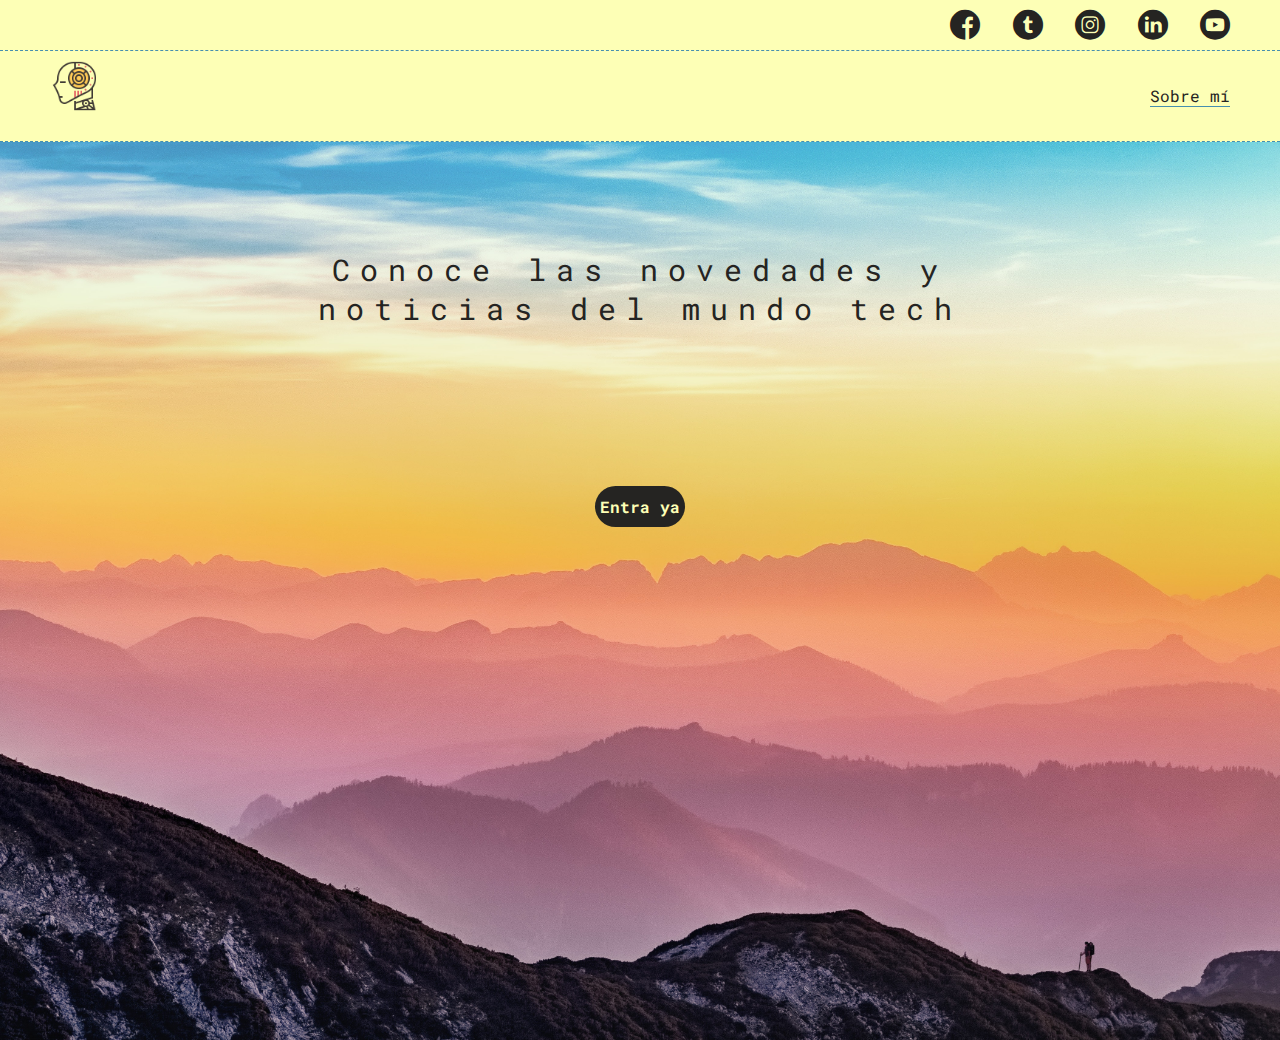
<file: index.html>
<!DOCTYPE html>
<html lang="es">
<head>
    <meta charset="UTF-8">
    <meta http-equiv="X-UA-Compatible" content="IE=edge">
    <meta name="viewport" content="width=device-width, initial-scale=1.0">
    <title>Liebermen Morazán</title>
    <link rel="stylesheet" href="./css/main.css">
    <!-- Estilos de flaticon -->
    <link rel="stylesheet" href="./css/font/flaticon.css">
    <link rel="stylesheet" href="./css/media-queries.css"/>
    <link rel="icon" href="assets/icons/MiLogo.png" type="image/x-icon"/>
    <link rel="shortcut icon" href="assets/icons/MiLogo.png" type="image/x-icon"/>
</head>
<body>
    <header>
        <section class="header-icons-container">
            <div class="icon">
                <a href="https://www.facebook.com/liebermen.morazan1/"><span class="flaticon-001-facebook"></span></a>
                <a href="https://twitter.com/JouninLucario"><span class="flaticon-002-twitter"></span></a>
                <a href="https://www.instagram.com/imlieb/"><span class="flaticon-011-instagram"></span></a>
                <a href="https://es.linkedin.com/"><span class="flaticon-010-linkedin"></span></a>
                <a href="https://youtube.com/"><span class="flaticon-008-youtube"></span></a>
            </div>
        </section>
        <nav>
            <section class="nav-logo-container">
                <a href="/"><img src="./assets/icons/MiLogo.png" alt="Logo de mi blog"></a>
            </section>
            <section class="profile-link">
                <a href="profile.html">Sobre mí</a>
            </section>
        </nav>
    </header>
    <main class="home-main">
        <section>
            <p class="home-main-text">Conoce las novedades y noticias del mundo tech</p>
            <a class="home-main-button" href="blogs.html">Entra ya</a>
        </section>
    </main>
</body>
</html>
</file>
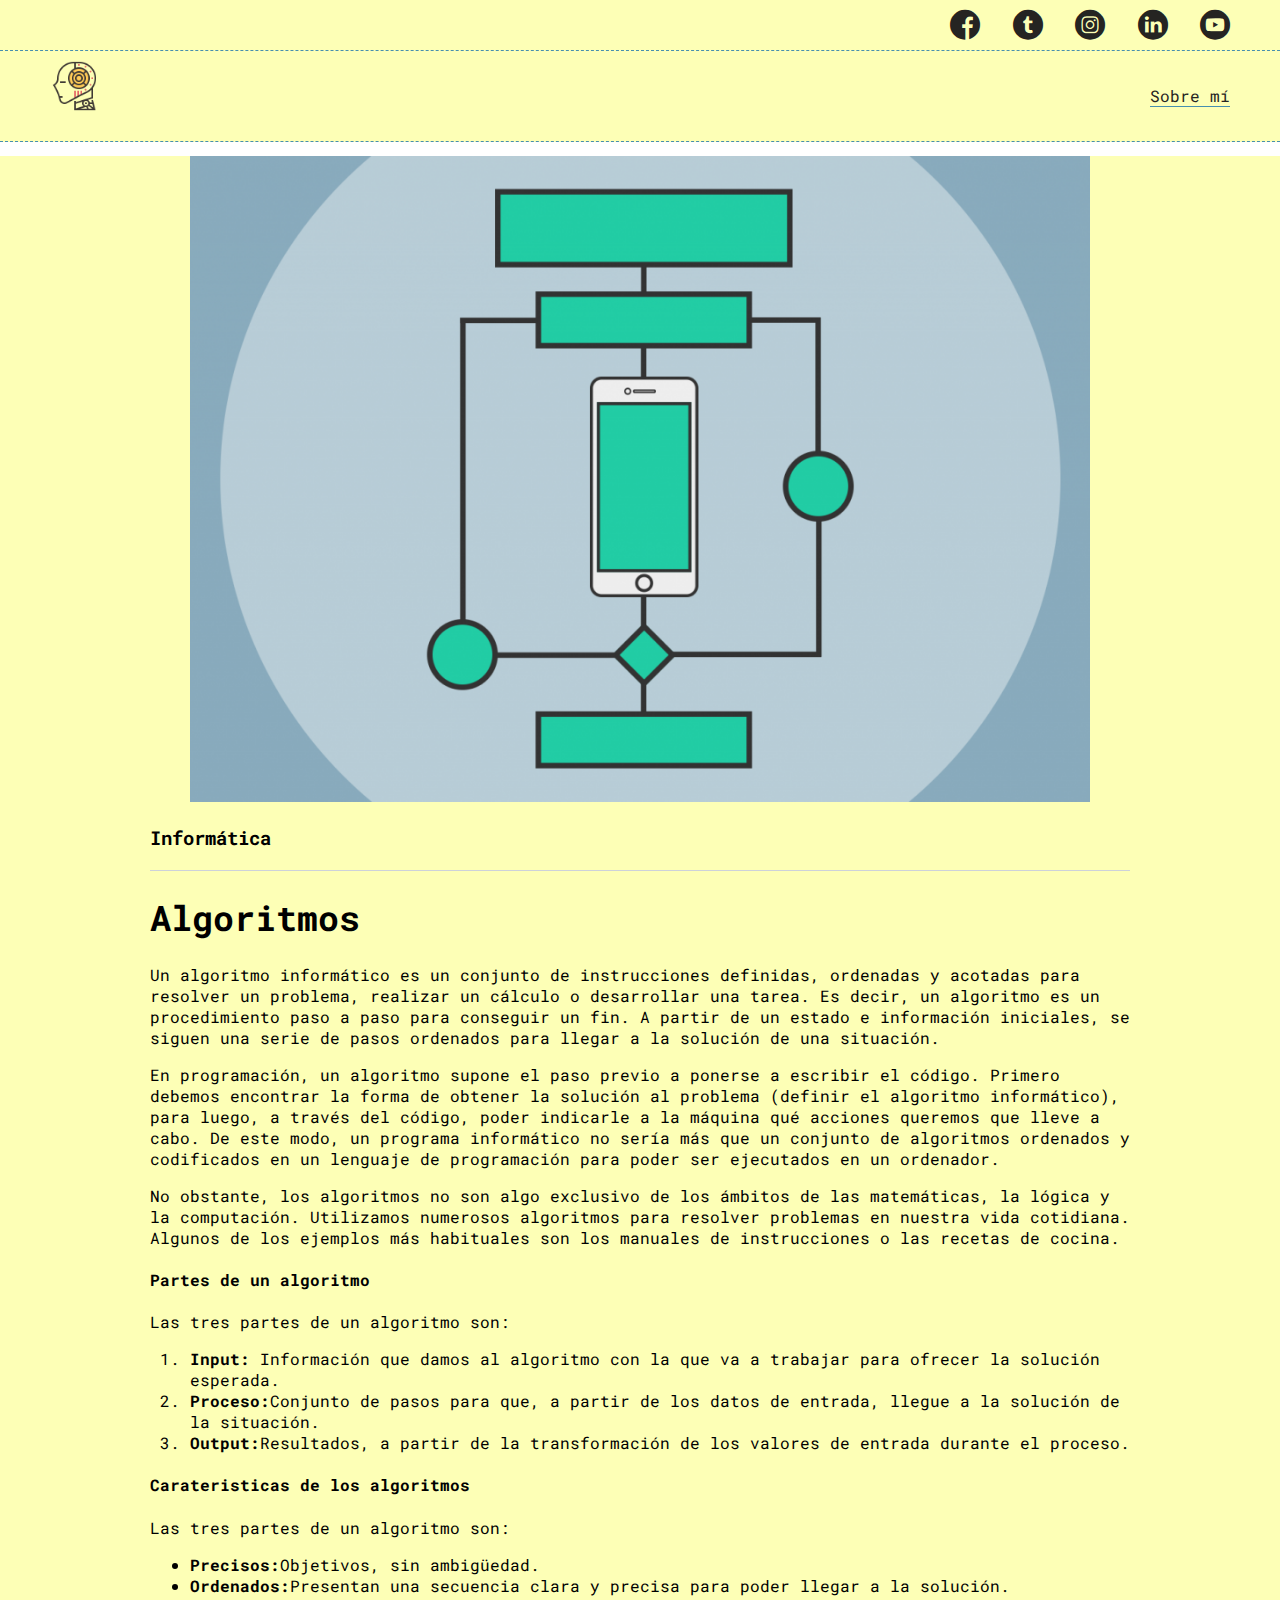
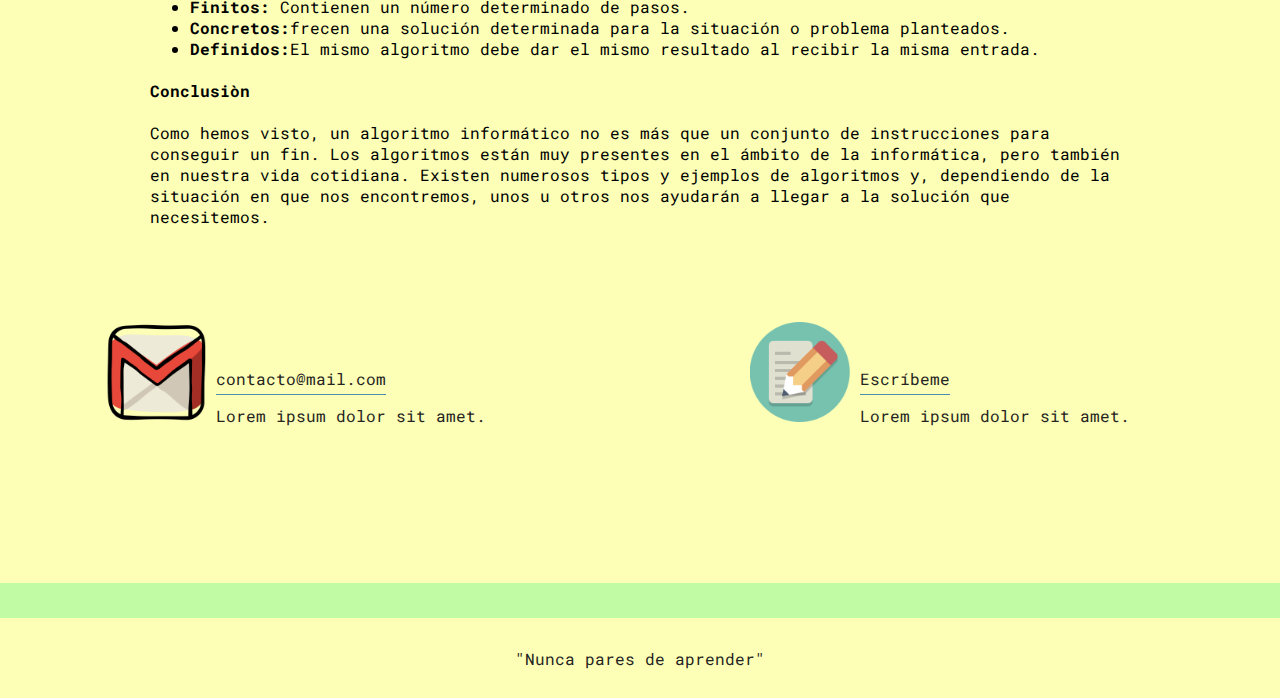
<file: algoritmos.html>
<!DOCTYPE html>
<html lang="en">
<head>
    <meta charset="UTF-8">
    <meta http-equiv="X-UA-Compatible" content="IE=edge">
    <meta name="viewport" content="width=device-width, initial-scale=1.0">
    <title>Document</title>
    <link rel="stylesheet" href="./css/font/flaticon.css"/>
    <link rel="stylesheet" href="./css/main.css"/>
    <link rel="stylesheet" href="./css/media-queries.css"/>
    <link rel="icon" href="assets/icons/MiLogo.png" type="image/x-icon"/>
    <link rel="shortcut icon" href="assets/icons/MiLogo.png" type="image/x-icon"/
</head>
<body>
    <header>
        <section class="header-icons-container">
            <div class="icon">
                <a href="https://www.facebook.com/liebermen.morazan1/"><span class="flaticon-001-facebook"></span></a>
                <a href="https://twitter.com/JouninLucario"><span class="flaticon-002-twitter"></span></a>
                <a href="https://www.instagram.com/imlieb/"><span class="flaticon-011-instagram"></span></a>
                <a href="https://es.linkedin.com/"><span class="flaticon-010-linkedin"></span></a>
                <a href="https://youtube.com/"><span class="flaticon-008-youtube"></span></a>
            </div>
        </section>
        <nav>
            <section class="nav-logo-container">
                <a href="/My-First-Blog/index.html"><img src="assets/icons/MiLogo.png" alt="Logo de mi blog"></a>
            </section>
            <section class="profile-link">
                <a href="profile.html">Sobre mí</a>
            </section>
        </nav>
    </header>
    <main>
        <section class="blogpost-img-container grid-container">
            <figure>
                <img src="./assets/img/Algoritmo.png" alt="">
            </figure>
        </section>
        <section class="blogpost-main-container">
            <div class="grid-container">
                <h3>Informática</h3>
                <article>
                    <h1>Algoritmos</h1>
                    <p>
                        Un algoritmo informático es un conjunto de instrucciones definidas, ordenadas y acotadas para resolver un problema, realizar un cálculo o desarrollar una tarea. Es decir, un algoritmo es un procedimiento paso a paso para conseguir un fin. A partir de un estado e información iniciales, se siguen una serie de pasos ordenados para llegar a la solución de una situación. 
                    </p>
                    <p>
                        En programación, un algoritmo supone el paso previo a ponerse a escribir el código. Primero debemos encontrar la forma de obtener la solución al problema (definir el algoritmo informático), para luego, a través del código, poder indicarle a la máquina qué acciones queremos que lleve a cabo. De este modo, un programa informático no sería más que un conjunto de algoritmos ordenados y codificados en un lenguaje de programación para poder ser ejecutados en un ordenador. 
                    </p>
                    <p>
                        No obstante, los algoritmos no son algo exclusivo de los ámbitos de las matemáticas, la lógica y la computación. Utilizamos numerosos algoritmos para resolver problemas en nuestra vida cotidiana. Algunos de los ejemplos más habituales son los manuales de instrucciones o las recetas de cocina.  
                    </p>
                </article>
                <h4>Partes de un algoritmo</h4>
                <p>
                    Las tres partes de un algoritmo son:
                    <ol>
                        <li><b>Input:</b> Información que damos al algoritmo con la que va a trabajar para ofrecer la solución esperada.</li>
                        <li><b>Proceso:</b>Conjunto de pasos para que, a partir de los datos de entrada, llegue a la solución de la situación.</li>
                        <li><b>Output:</b>Resultados, a partir de la transformación de los valores de entrada durante el proceso.</li>
                    </ol>
                </p>
                <h4>Carateristicas de los algoritmos</h4>
                <p>
                    Las tres partes de un algoritmo son:
                    <ul>
                        <li><b>Precisos:</b>Objetivos, sin ambigüedad.</li>
                        <li><b>Ordenados:</b>Presentan una secuencia clara y precisa para poder llegar a la solución.</li>
                        <li><b>Finitos:</b> Contienen un número determinado de pasos.</li>
                        <li><b>Concretos:</b>frecen una solución determinada para la situación o problema planteados.</li>
                        <li><b>Definidos:</b>El mismo algoritmo debe dar el mismo resultado al recibir la misma entrada.</li>
                    </ul>
                </p>
                <h4>Conclusiòn</h4>
                <p>
                    Como hemos visto, un algoritmo informático no es más que un conjunto de instrucciones para conseguir un fin. Los algoritmos están muy presentes en el ámbito de la informática, pero también en nuestra vida cotidiana. Existen numerosos tipos y ejemplos de algoritmos y, dependiendo de la situación en que nos encontremos, unos u otros nos ayudarán a llegar a la solución que necesitemos.
                </p>
            </div>
        </section>
        <!-- No añadimos el blogpost porque esta es una sección que se va a repetir en varios diseños como el footer -->
        <section class="contact-main-container">
            <div>
                
                    <img src="./assets/icons/contact-email.png" alt="">
                
                <div class="contact-left">
                    <a href="mailto:liebermenm@gmail.com">contacto@mail.com</a>
                    <p>Lorem ipsum dolor sit amet.</p>
                </div>
            </div>
            <div>
                
                    <img src="./assets/icons/write.png" alt="">
                
                <div class="contact-right">
                    <a href="">Escríbeme</a>
                    <p>Lorem ipsum dolor sit amet.</p>
                </div>
            </div>
        </section>
    </main>
    <!-- A continuación nuestro footer -->
    <footer>
        <p>"Nunca pares de aprender"</p>
    </footer>
</body>
</html>
</file>
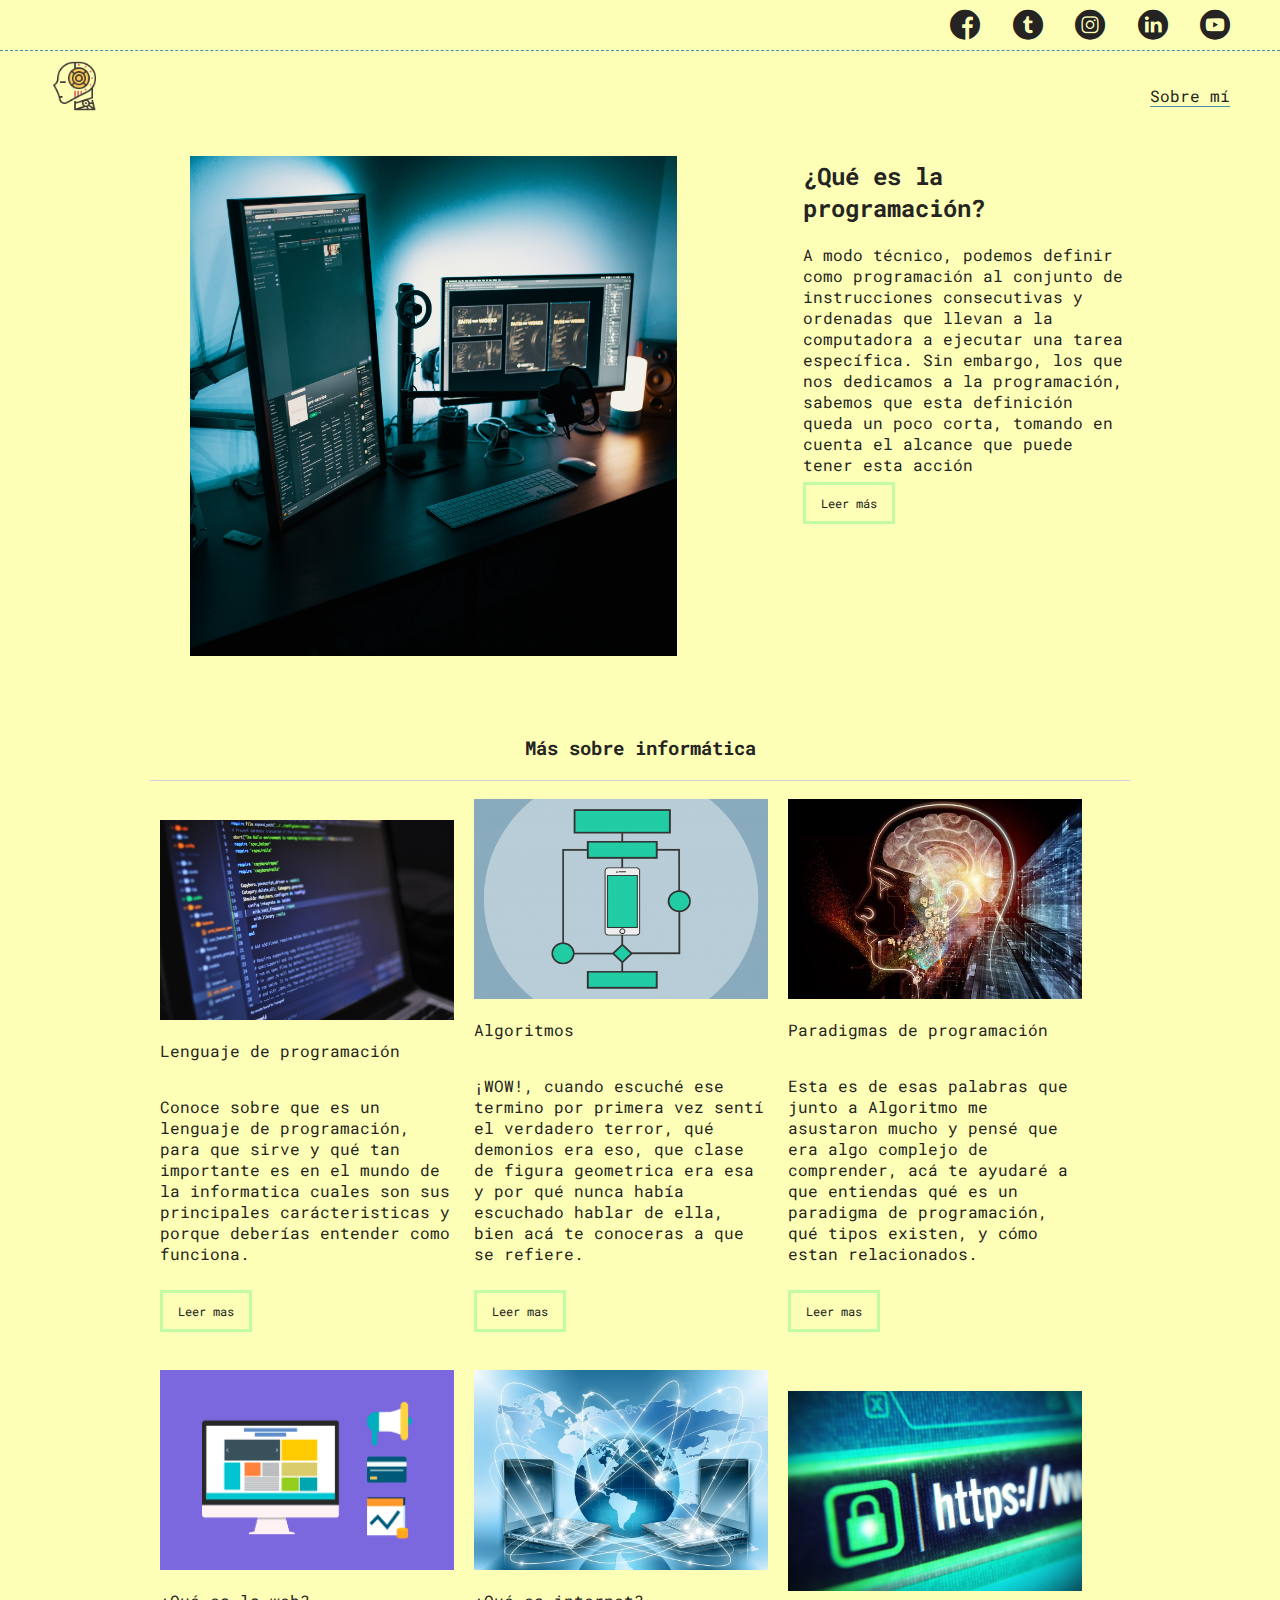
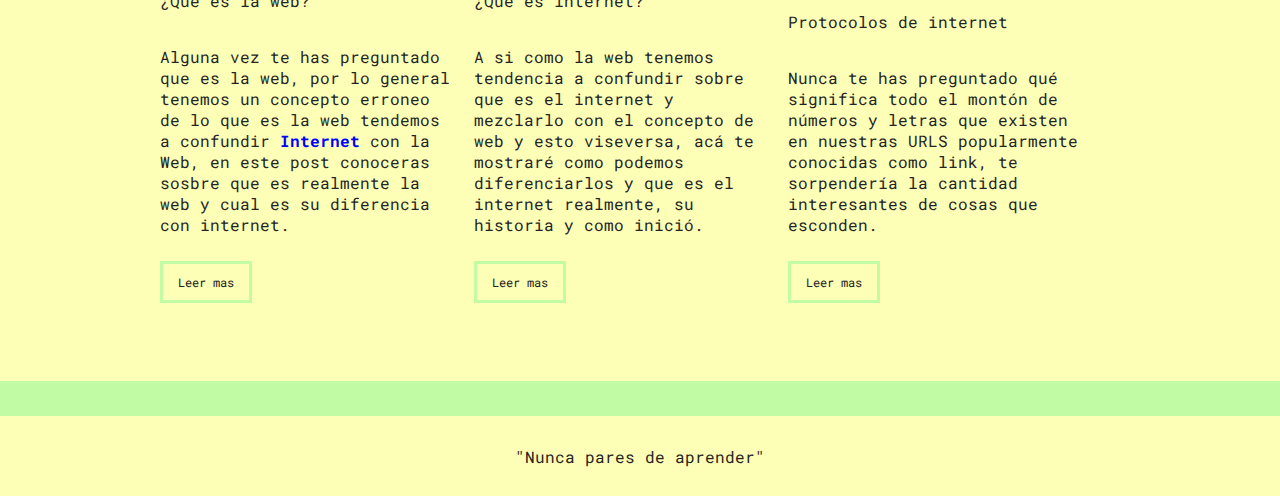
<file: blogs.html>
<!DOCTYPE html>
<html lang="en">
<head>
    <meta charset="UTF-8">
    <meta http-equiv="X-UA-Compatible" content="IE=edge">
    <meta name="viewport" content="width=device-width, initial-scale=1.0">
    <title>Home </title>
    <link rel="stylesheet" href="./css/font/flaticon.css"/>
    <link rel="stylesheet" href="./css/main.css"/>
    <link rel="stylesheet" href="./css/media-queries.css"/>
    <link rel="icon" href="assets/icons/MiLogo.png" type="image/x-icon"/>
    <link rel="shortcut icon" href="assets/icons/MiLogo.png" type="image/x-icon"/
</head>
<body>
    <header>
        <section class="header-icons-container">
            <div class="icon">
                <a href="https://www.facebook.com/liebermen.morazan1/"><span class="flaticon-001-facebook"></span></a>
                <a href="https://twitter.com/JouninLucario"><span class="flaticon-002-twitter"></span></a>
                <a href="https://www.instagram.com/imlieb/"><span class="flaticon-011-instagram"></span></a>
                <a href="https://es.linkedin.com/"><span class="flaticon-010-linkedin"></span></a>
                <a href="https://youtube.com/"><span class="flaticon-008-youtube"></span></a>
            </div>
        </section>
        <nav>
            <section class="nav-logo-container">
                <a href="/My-First-Blog/index.html"><img src="assets/icons/MiLogo.png" alt="Logo de mi blog"></a>
            </section>
            <section class="profile-link">
                <a href="profile.html">Sobre mí</a>
            </section>
        </nav>
    </header>
    <main class="blogs-main">
        <section class="blogs-news-container">
            <div class="grid-container blogs-main-new">

                <figure class="blogs-news-img-container">

                    <img src="./assets/img/tech-img.jpg" alt="">

                </figure>
                <div class="blogs-new-info-container">
                    <h2>¿Qué es la programación?</h2>
                    <p>A modo técnico, podemos definir como programación al conjunto de instrucciones consecutivas y ordenadas que llevan a la computadora a ejecutar una tarea específica. Sin embargo, los que nos dedicamos a la programación, sabemos que esta definición queda un poco corta, tomando en cuenta el alcance que puede tener esta acción</p>
                    <a href="/My-First-Blog/programingConcept.html" class="blogs-button">Leer más</a>
                </div>
            </div>
        </section>
        <section class="blogs-posts-container">
            <!-- Códgio emmet: div*6>h3+article>img+p*2+a -->
            <div class="grid-container">
                <h3>Más sobre informática</h3>
                <article class="post-container">
                    <img src="./assets/img/languague.jpg" alt="imagen de un lenguaje de programación">
                    <p>Lenguaje de programación</p>
                    <p>
                        Conoce sobre que es un lenguaje de programación, para que sirve y qué tan importante es en el mundo de la informatica
                        cuales son sus principales carácteristicas y porque deberías entender como funciona.
                    </p>
                    <a href="programing.html" class="blogs-button">Leer mas</a>
                </article>
                <article class="post-container">
                    <img src="./assets/img/Algoritmo.png" alt="imagen de un Algoritmo">
                    <p>Algoritmos</p>
                    <p>¡WOW!, cuando escuché ese termino por primera vez sentí el verdadero terror, qué demonios era eso, que clase de figura
                        geometrica era esa y por qué nunca había escuchado hablar de ella, bien acá te conoceras a que se refiere.
                    </p>
                    <a href="algoritmos.html" class="blogs-button">Leer mas</a>
                </article>
                <article class="post-container">
                    <img src="./assets/img/tipos-de-paradigma.jpg" alt="imagen de paradigma">
                    <p>Paradigmas de programación</p>
                    <p>Esta es de esas palabras que junto a Algoritmo me asustaron mucho y pensé que era algo complejo de comprender, acá
                        te ayudaré a que entiendas qué es un paradigma de programación, qué tipos existen, y cómo estan relacionados.
                    </p>
                    <a href="paradigma.html" class="blogs-button">Leer mas</a>
                </article>
                <article class="post-container">
                    <img src="./assets/img/web.png" alt="imagen de lo que es la web">
                    <p>¿Qué es la web?</p>
                    <p>
                        Alguna vez te has preguntado que es la web, por lo general tenemos un concepto erroneo de lo que es la web tendemos a confundir <b> Internet</b> con la Web, en este post conoceras sosbre que es realmente la web y cual es su diferencia con internet.
                    </p>
                    <a href="web.html" class="blogs-button">Leer mas</a>
                </article>
                <article class="post-container">
                    <img src="./assets/img/internet.jpg" alt="imagen de una red de internet">
                    <p>¿Qué es internet?</p>
                    <p>
                        A si como la web tenemos tendencia a confundir sobre que es el internet y mezclarlo con el concepto de web y esto viseversa, acá te mostraré como podemos 
                        diferenciarlos y que es el  internet realmente, su historia y como inició.
                    </p>
                    <a href="internet.html" class="blogs-button">Leer mas</a>
                </article>
                <article class="post-container">
                    <img src="./assets/img/protocols.jpg" alt="imagen de protocolos de internet">
                    <p>Protocolos de internet</p>
                    <p>
                        Nunca te has preguntado qué significa todo el montón de números y letras que existen en nuestras URLS popularmente conocidas como link, te sorpendería la cantidad interesantes de cosas que esconden. 
                    </p>
                    <a href="protocolos.html" class="blogs-button">Leer mas</a>
                </article>
            </div>
        </section>
    </main>
    <!-- A continuación nuestro footer -->
    <footer>
        <p>"Nunca pares de aprender"</p>
    </footer>
</body>
</html>
</file>
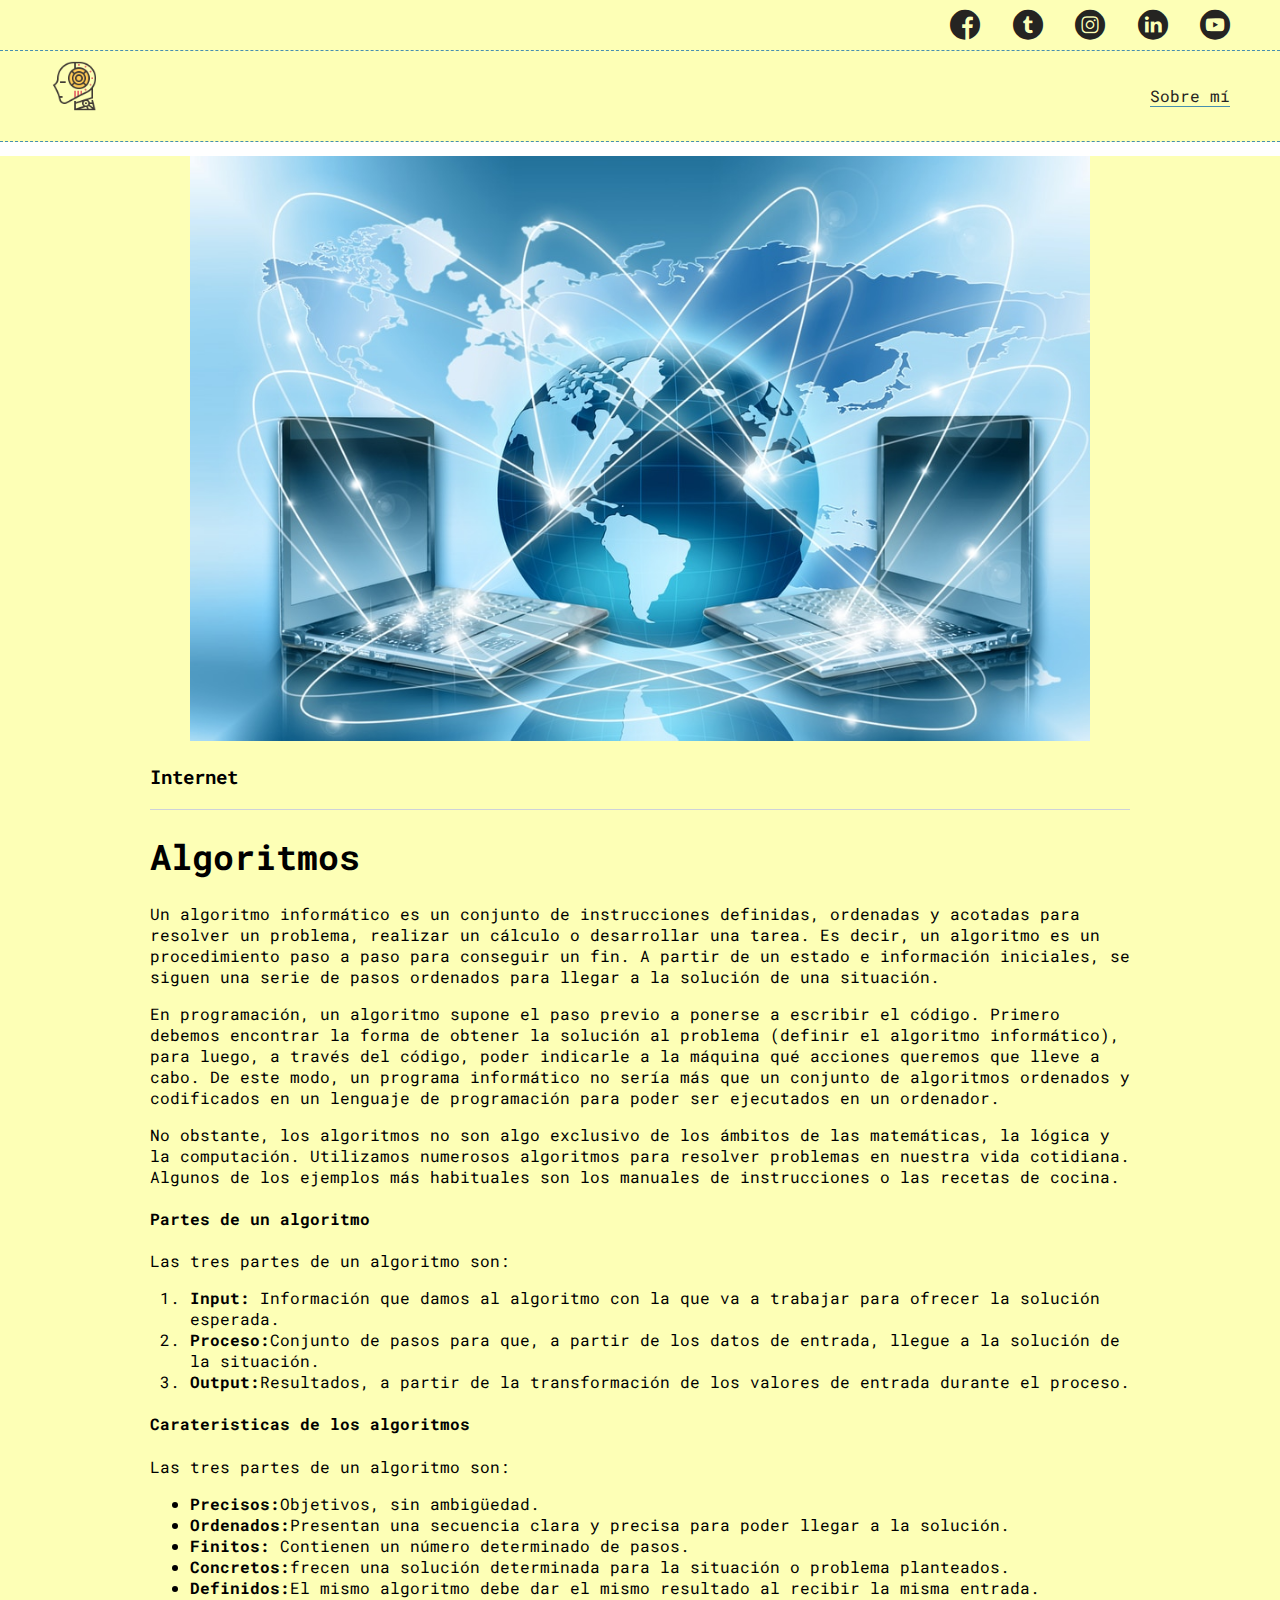
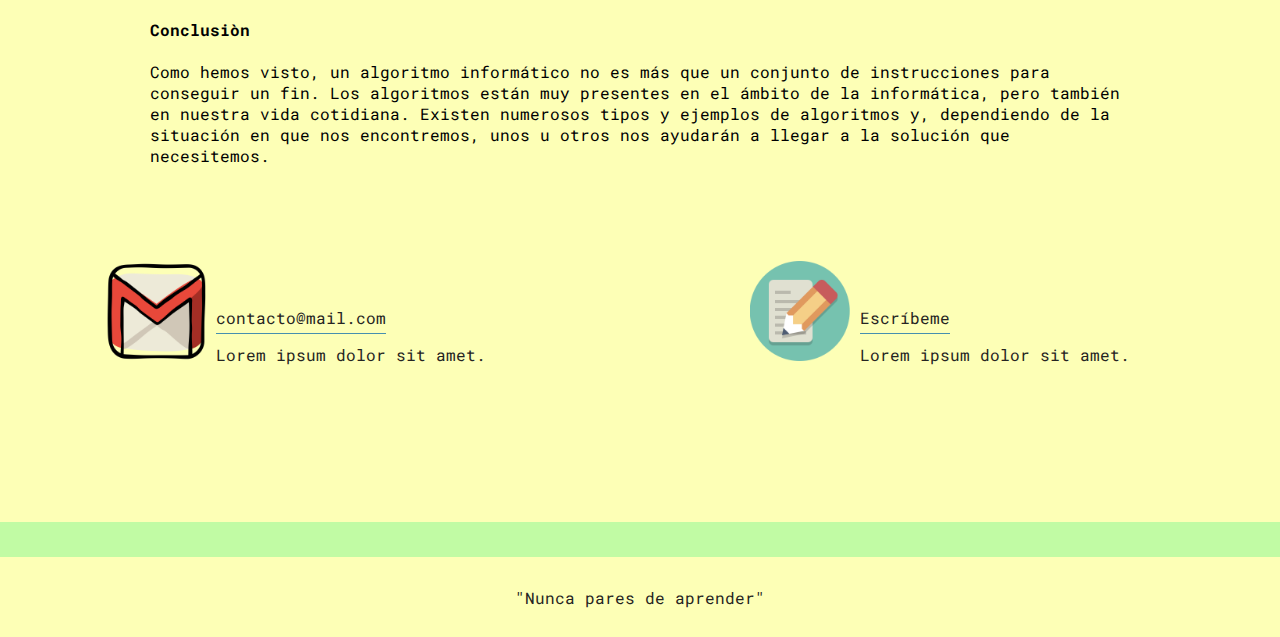
<file: internet.html>
<!DOCTYPE html>
<html lang="en">
<head>
    <meta charset="UTF-8">
    <meta http-equiv="X-UA-Compatible" content="IE=edge">
    <meta name="viewport" content="width=device-width, initial-scale=1.0">
    <title>Document</title>
    <link rel="stylesheet" href="./css/font/flaticon.css"/>
    <link rel="stylesheet" href="./css/main.css"/>
    <link rel="stylesheet" href="./css/media-queries.css"/>
    <link rel="icon" href="assets/icons/MiLogo.png" type="image/x-icon"/>
    <link rel="shortcut icon" href="assets/icons/MiLogo.png" type="image/x-icon"/
</head>
<body>
    <header>
        <section class="header-icons-container">
            <div class="icon">
                <a href="https://www.facebook.com/liebermen.morazan1/"><span class="flaticon-001-facebook"></span></a>
                <a href="https://twitter.com/JouninLucario"><span class="flaticon-002-twitter"></span></a>
                <a href="https://www.instagram.com/imlieb/"><span class="flaticon-011-instagram"></span></a>
                <a href="https://es.linkedin.com/"><span class="flaticon-010-linkedin"></span></a>
                <a href="https://youtube.com/"><span class="flaticon-008-youtube"></span></a>
            </div>
        </section>
        <nav>
            <section class="nav-logo-container">
                <a href="/My-First-Blog/index.html"><img src="assets/icons/MiLogo.png" alt="Logo de mi blog"></a>
            </section>
            <section class="profile-link">
                <a href="profile.html">Sobre mí</a>
            </section>
        </nav>
    </header>
    <main>
        <section class="blogpost-img-container grid-container">
            <figure>
                <img src="./assets/img/internet.jpg" alt="">
            </figure>
        </section>
        <section class="blogpost-main-container">
            <div class="grid-container">
                <h3>Internet</h3>
                <article>
                    <h1>Algoritmos</h1>
                    <p>
                        Un algoritmo informático es un conjunto de instrucciones definidas, ordenadas y acotadas para resolver un problema, realizar un cálculo o desarrollar una tarea. Es decir, un algoritmo es un procedimiento paso a paso para conseguir un fin. A partir de un estado e información iniciales, se siguen una serie de pasos ordenados para llegar a la solución de una situación. 
                    </p>
                    <p>
                        En programación, un algoritmo supone el paso previo a ponerse a escribir el código. Primero debemos encontrar la forma de obtener la solución al problema (definir el algoritmo informático), para luego, a través del código, poder indicarle a la máquina qué acciones queremos que lleve a cabo. De este modo, un programa informático no sería más que un conjunto de algoritmos ordenados y codificados en un lenguaje de programación para poder ser ejecutados en un ordenador. 
                    </p>
                    <p>
                        No obstante, los algoritmos no son algo exclusivo de los ámbitos de las matemáticas, la lógica y la computación. Utilizamos numerosos algoritmos para resolver problemas en nuestra vida cotidiana. Algunos de los ejemplos más habituales son los manuales de instrucciones o las recetas de cocina.  
                    </p>
                </article>
                <h4>Partes de un algoritmo</h4>
                <p>
                    Las tres partes de un algoritmo son:
                    <ol>
                        <li><b>Input:</b> Información que damos al algoritmo con la que va a trabajar para ofrecer la solución esperada.</li>
                        <li><b>Proceso:</b>Conjunto de pasos para que, a partir de los datos de entrada, llegue a la solución de la situación.</li>
                        <li><b>Output:</b>Resultados, a partir de la transformación de los valores de entrada durante el proceso.</li>
                    </ol>
                </p>
                <h4>Carateristicas de los algoritmos</h4>
                <p>
                    Las tres partes de un algoritmo son:
                    <ul>
                        <li><b>Precisos:</b>Objetivos, sin ambigüedad.</li>
                        <li><b>Ordenados:</b>Presentan una secuencia clara y precisa para poder llegar a la solución.</li>
                        <li><b>Finitos:</b> Contienen un número determinado de pasos.</li>
                        <li><b>Concretos:</b>frecen una solución determinada para la situación o problema planteados.</li>
                        <li><b>Definidos:</b>El mismo algoritmo debe dar el mismo resultado al recibir la misma entrada.</li>
                    </ul>
                </p>
                <h4>Conclusiòn</h4>
                <p>
                    Como hemos visto, un algoritmo informático no es más que un conjunto de instrucciones para conseguir un fin. Los algoritmos están muy presentes en el ámbito de la informática, pero también en nuestra vida cotidiana. Existen numerosos tipos y ejemplos de algoritmos y, dependiendo de la situación en que nos encontremos, unos u otros nos ayudarán a llegar a la solución que necesitemos.
                </p>
            </div>
        </section>
        <!-- No añadimos el blogpost porque esta es una sección que se va a repetir en varios diseños como el footer -->
        <section class="contact-main-container">
            <div>
                
                    <img src="./assets/icons/contact-email.png" alt="">
                
                <div class="contact-left">
                    <a href="mailto:liebermenm@gmail.com">contacto@mail.com</a>
                    <p>Lorem ipsum dolor sit amet.</p>
                </div>
            </div>
            <div>
                
                    <img src="./assets/icons/write.png" alt="">
                
                <div class="contact-right">
                    <a href="">Escríbeme</a>
                    <p>Lorem ipsum dolor sit amet.</p>
                </div>
            </div>
        </section>
    </main>
    <!-- A continuación nuestro footer -->
    <footer>
        <p>"Nunca pares de aprender"</p>
    </footer>
</body>
</html>
</file>
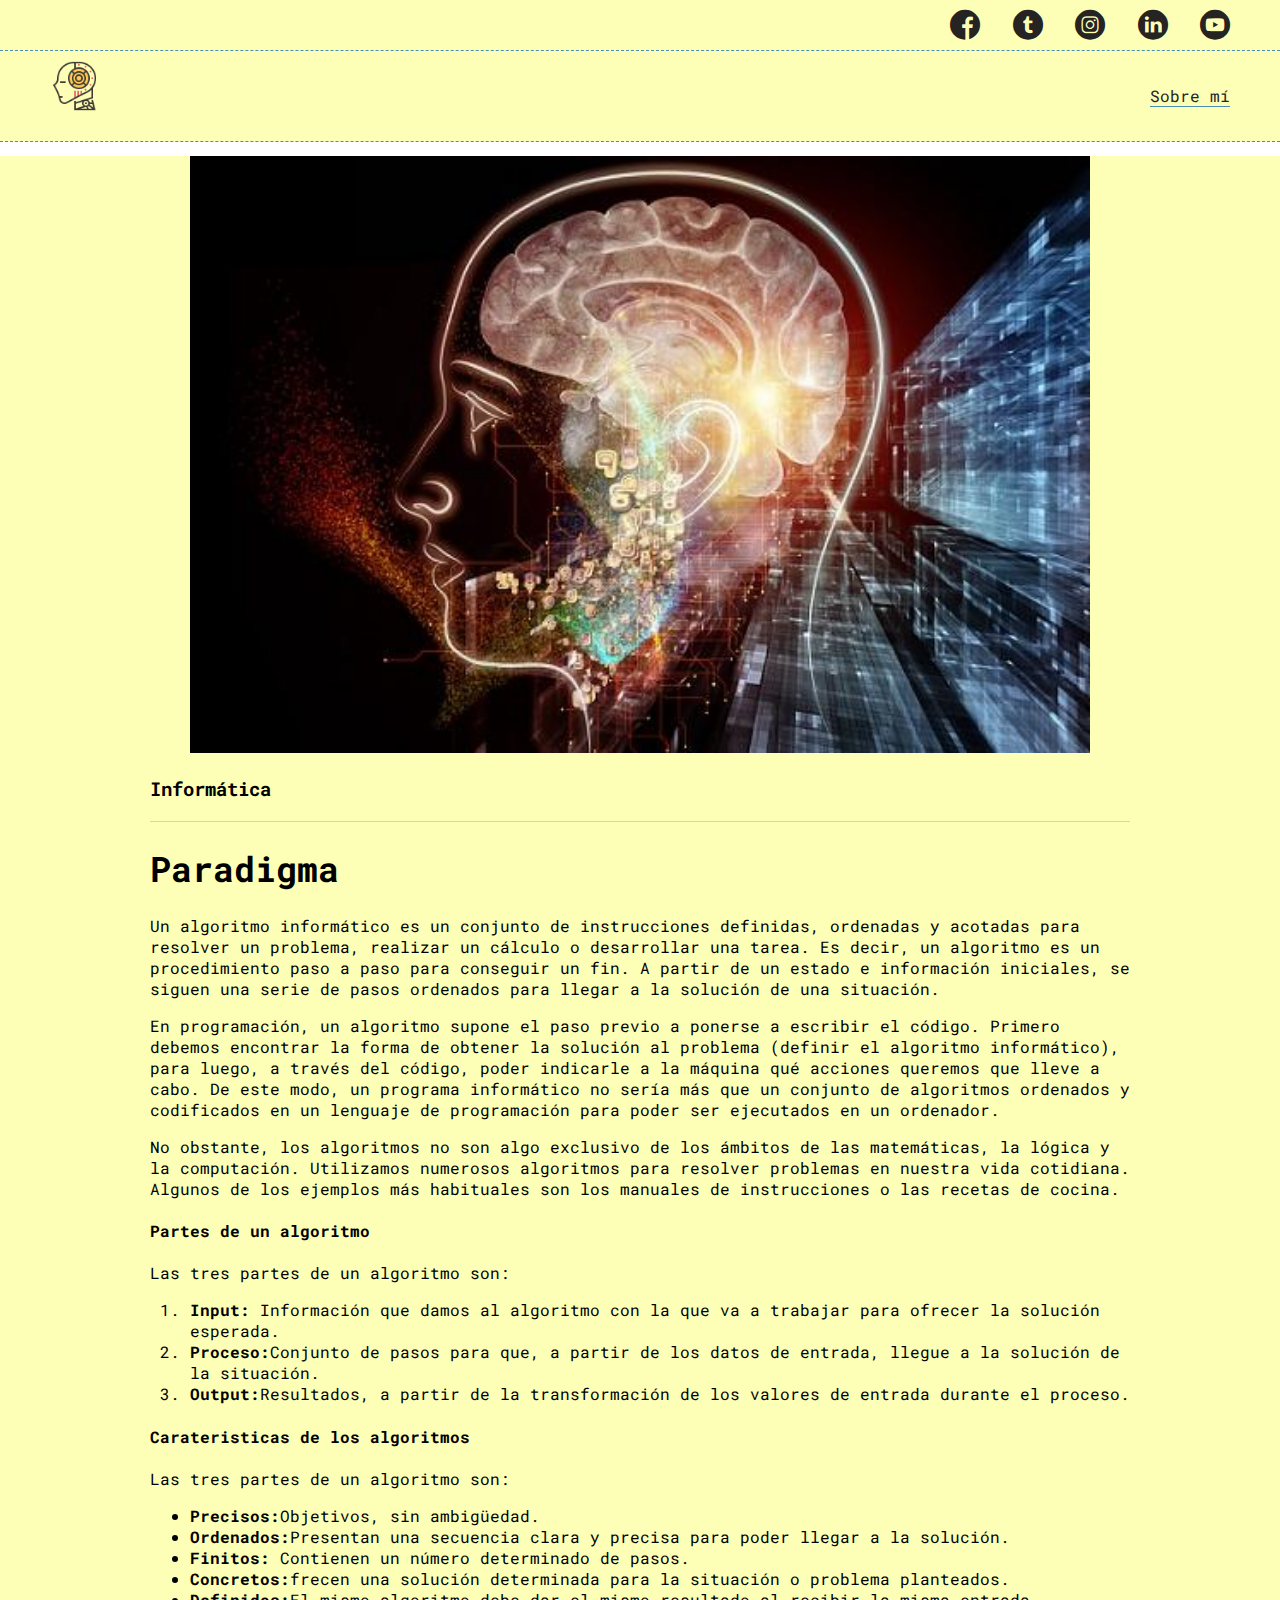
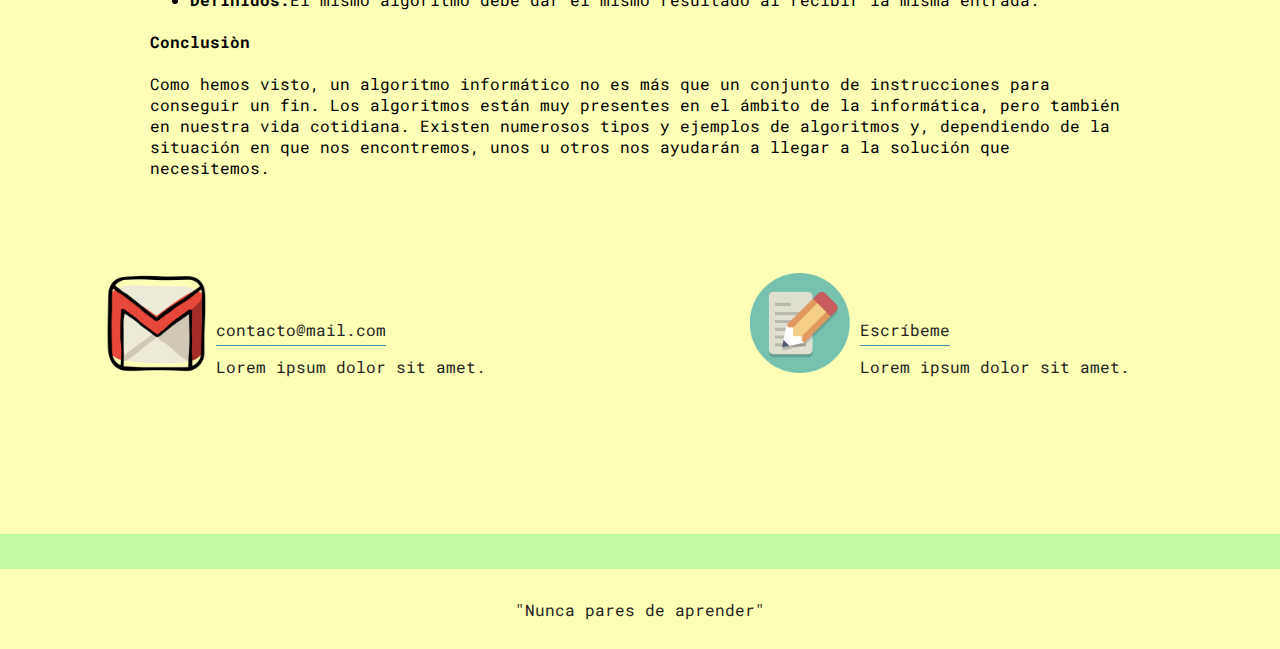
<file: paradigma.html>
<!DOCTYPE html>
<html lang="en">
<head>
    <meta charset="UTF-8">
    <meta http-equiv="X-UA-Compatible" content="IE=edge">
    <meta name="viewport" content="width=device-width, initial-scale=1.0">
    <title>Document</title>
    <link rel="stylesheet" href="./css/font/flaticon.css"/>
    <link rel="stylesheet" href="./css/main.css"/>
    <link rel="stylesheet" href="./css/media-queries.css"/>
    <link rel="icon" href="assets/icons/MiLogo.png" type="image/x-icon"/>
    <link rel="shortcut icon" href="assets/icons/MiLogo.png" type="image/x-icon"/
</head>
<body>
    <header>
        <section class="header-icons-container">
            <div class="icon">
                <a href="https://www.facebook.com/liebermen.morazan1/"><span class="flaticon-001-facebook"></span></a>
                <a href="https://twitter.com/JouninLucario"><span class="flaticon-002-twitter"></span></a>
                <a href="https://www.instagram.com/imlieb/"><span class="flaticon-011-instagram"></span></a>
                <a href="https://es.linkedin.com/"><span class="flaticon-010-linkedin"></span></a>
                <a href="https://youtube.com/"><span class="flaticon-008-youtube"></span></a>
            </div>
        </section>
        <nav>
            <section class="nav-logo-container">
                <a href="/My-First-Blog/index.html"><img src="assets/icons/MiLogo.png" alt="Logo de mi blog"></a>
            </section>
            <section class="profile-link">
                <a href="profile.html">Sobre mí</a>
            </section>
        </nav>
    </header>
    <main>
        <section class="blogpost-img-container grid-container">
            <figure>
                <img src="./assets/img/tipos-de-paradigma.jpg" alt="">
            </figure>
        </section>
        <section class="blogpost-main-container">
            <div class="grid-container">
                <h3>Informática</h3>
                <article>
                    <h1>Paradigma</h1>
                    <p>
                        Un algoritmo informático es un conjunto de instrucciones definidas, ordenadas y acotadas para resolver un problema, realizar un cálculo o desarrollar una tarea. Es decir, un algoritmo es un procedimiento paso a paso para conseguir un fin. A partir de un estado e información iniciales, se siguen una serie de pasos ordenados para llegar a la solución de una situación. 
                    </p>
                    <p>
                        En programación, un algoritmo supone el paso previo a ponerse a escribir el código. Primero debemos encontrar la forma de obtener la solución al problema (definir el algoritmo informático), para luego, a través del código, poder indicarle a la máquina qué acciones queremos que lleve a cabo. De este modo, un programa informático no sería más que un conjunto de algoritmos ordenados y codificados en un lenguaje de programación para poder ser ejecutados en un ordenador. 
                    </p>
                    <p>
                        No obstante, los algoritmos no son algo exclusivo de los ámbitos de las matemáticas, la lógica y la computación. Utilizamos numerosos algoritmos para resolver problemas en nuestra vida cotidiana. Algunos de los ejemplos más habituales son los manuales de instrucciones o las recetas de cocina.  
                    </p>
                </article>
                <h4>Partes de un algoritmo</h4>
                <p>
                    Las tres partes de un algoritmo son:
                    <ol>
                        <li><b>Input:</b> Información que damos al algoritmo con la que va a trabajar para ofrecer la solución esperada.</li>
                        <li><b>Proceso:</b>Conjunto de pasos para que, a partir de los datos de entrada, llegue a la solución de la situación.</li>
                        <li><b>Output:</b>Resultados, a partir de la transformación de los valores de entrada durante el proceso.</li>
                    </ol>
                </p>
                <h4>Carateristicas de los algoritmos</h4>
                <p>
                    Las tres partes de un algoritmo son:
                    <ul>
                        <li><b>Precisos:</b>Objetivos, sin ambigüedad.</li>
                        <li><b>Ordenados:</b>Presentan una secuencia clara y precisa para poder llegar a la solución.</li>
                        <li><b>Finitos:</b> Contienen un número determinado de pasos.</li>
                        <li><b>Concretos:</b>frecen una solución determinada para la situación o problema planteados.</li>
                        <li><b>Definidos:</b>El mismo algoritmo debe dar el mismo resultado al recibir la misma entrada.</li>
                    </ul>
                </p>
                <h4>Conclusiòn</h4>
                <p>
                    Como hemos visto, un algoritmo informático no es más que un conjunto de instrucciones para conseguir un fin. Los algoritmos están muy presentes en el ámbito de la informática, pero también en nuestra vida cotidiana. Existen numerosos tipos y ejemplos de algoritmos y, dependiendo de la situación en que nos encontremos, unos u otros nos ayudarán a llegar a la solución que necesitemos.
                </p>
            </div>
        </section>
        <!-- No añadimos el blogpost porque esta es una sección que se va a repetir en varios diseños como el footer -->
        <section class="contact-main-container">
            <div>
                
                    <img src="./assets/icons/contact-email.png" alt="">
                
                <div class="contact-left">
                    <a href="mailto:liebermenm@gmail.com">contacto@mail.com</a>
                    <p>Lorem ipsum dolor sit amet.</p>
                </div>
            </div>
            <div>
                
                    <img src="./assets/icons/write.png" alt="">
                
                <div class="contact-right">
                    <a href="">Escríbeme</a>
                    <p>Lorem ipsum dolor sit amet.</p>
                </div>
            </div>
        </section>
    </main>
    <!-- A continuación nuestro footer -->
    <footer>
        <p>"Nunca pares de aprender"</p>
    </footer>
</body>
</html>
</file>
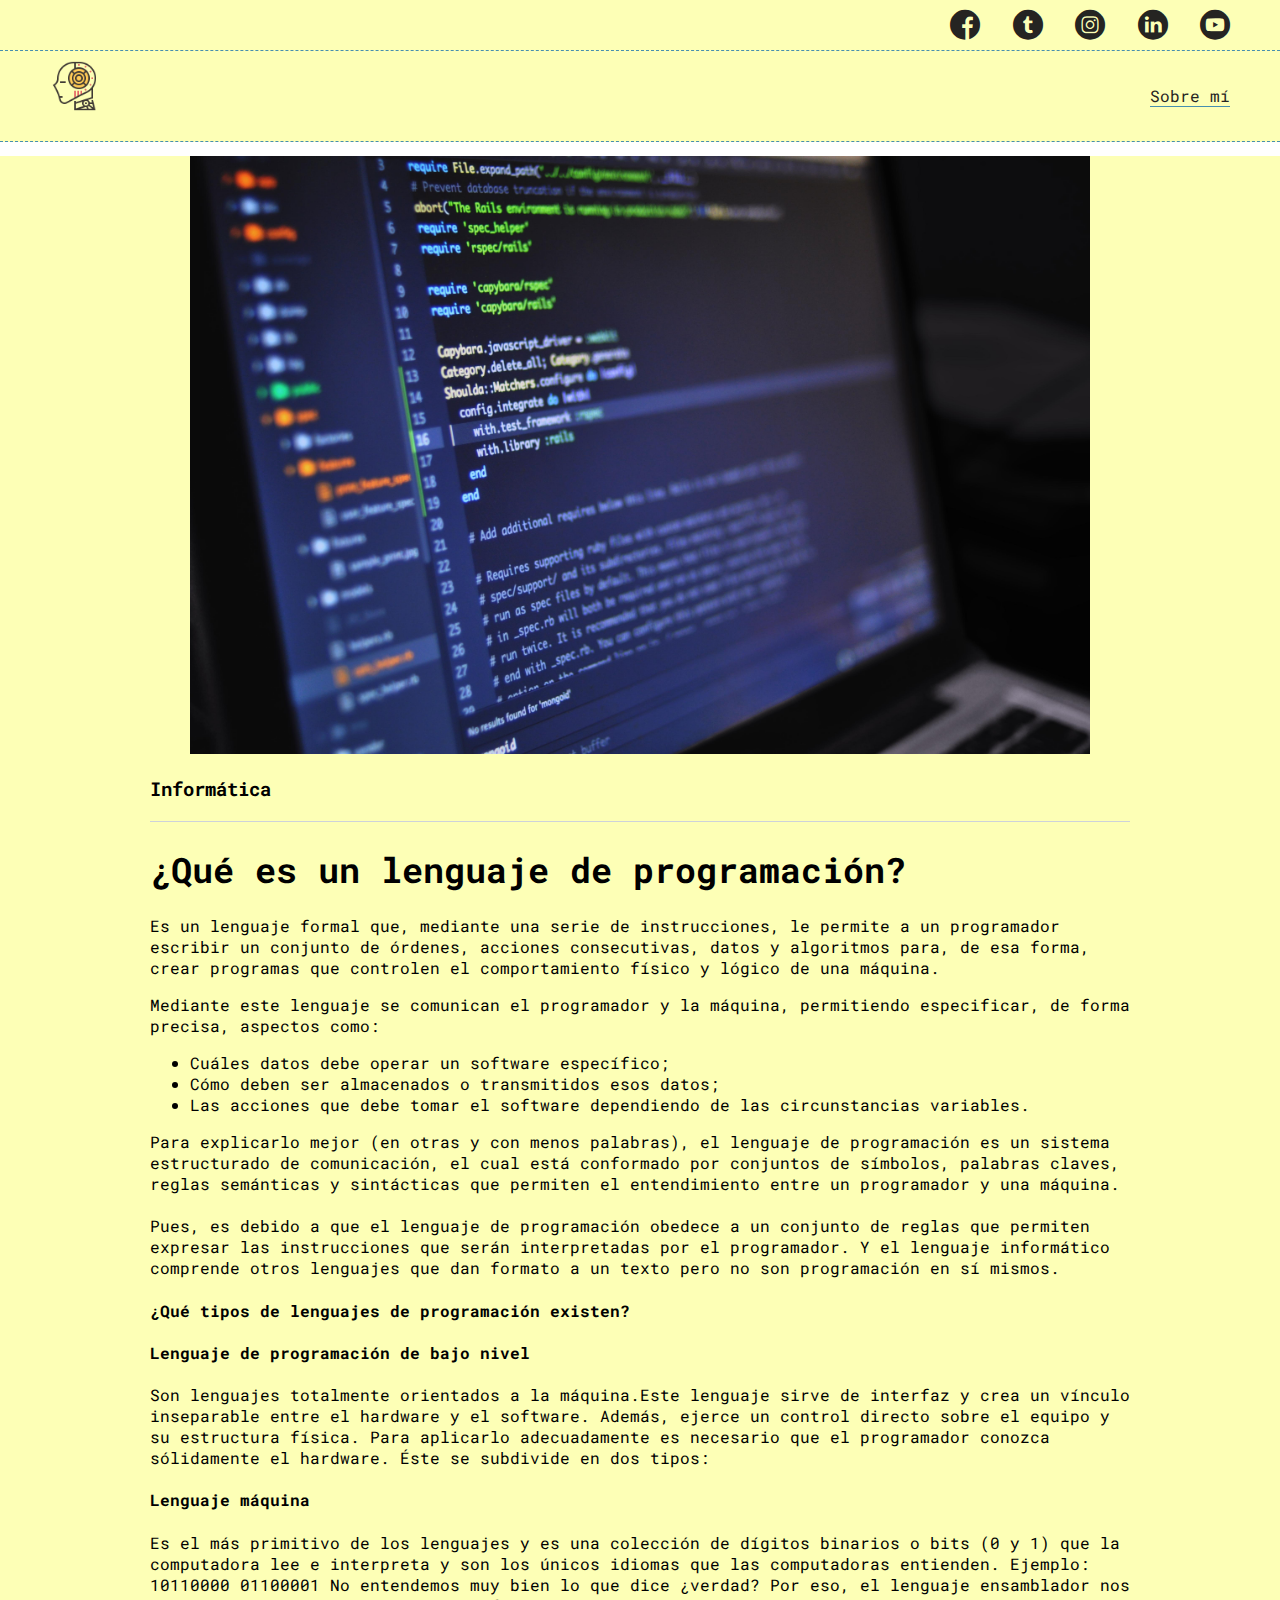
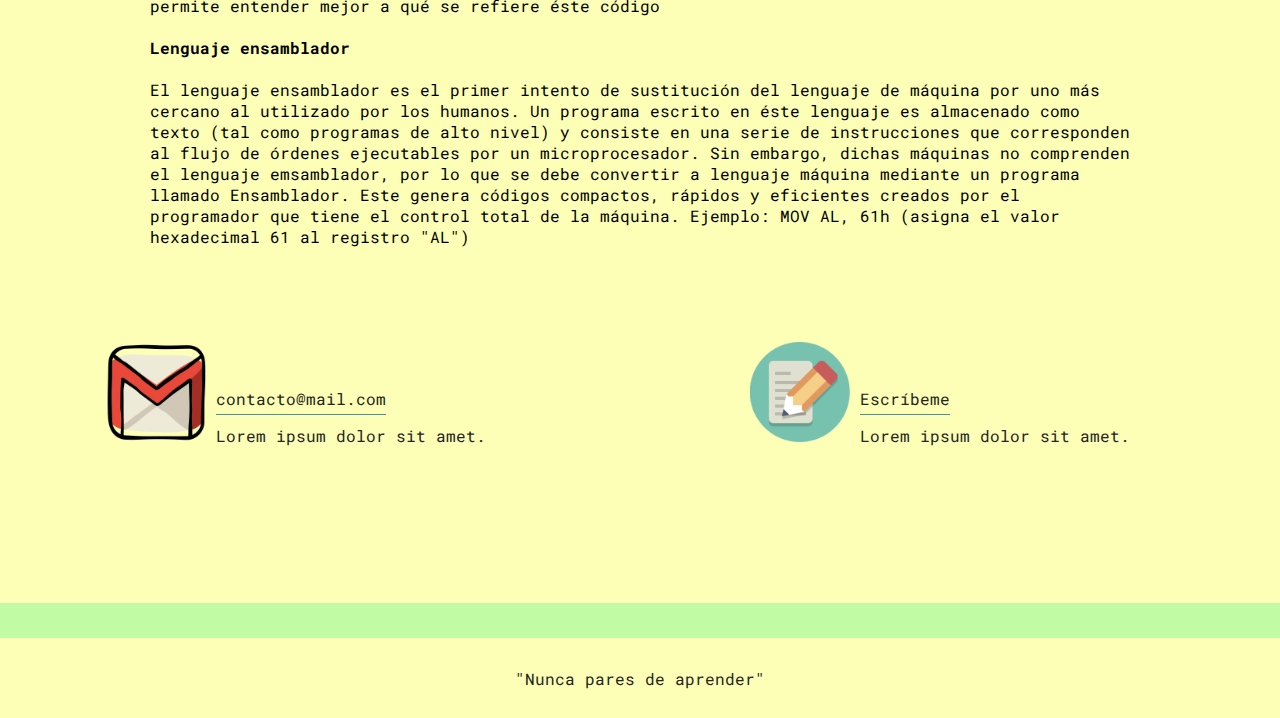
<file: programing.html>
<!DOCTYPE html>
<html lang="en">
<head>
    <meta charset="UTF-8">
    <meta http-equiv="X-UA-Compatible" content="IE=edge">
    <meta name="viewport" content="width=device-width, initial-scale=1.0">
    <title>Document</title>
    <link rel="stylesheet" href="./css/font/flaticon.css"/>
    <link rel="stylesheet" href="./css/main.css"/>
    <link rel="stylesheet" href="./css/media-queries.css"/>
    <link rel="icon" href="assets/icons/MiLogo.png" type="image/x-icon"/>
    <link rel="shortcut icon" href="assets/icons/MiLogo.png" type="image/x-icon"/
</head>
<body>
    <header>
        <section class="header-icons-container">
            <div class="icon">
                <a href="https://www.facebook.com/liebermen.morazan1/"><span class="flaticon-001-facebook"></span></a>
                <a href="https://twitter.com/JouninLucario"><span class="flaticon-002-twitter"></span></a>
                <a href="https://www.instagram.com/imlieb/"><span class="flaticon-011-instagram"></span></a>
                <a href="https://es.linkedin.com/"><span class="flaticon-010-linkedin"></span></a>
                <a href="https://youtube.com/"><span class="flaticon-008-youtube"></span></a>
            </div>
        </section>
        <nav>
            <section class="nav-logo-container">
                <a href="/My-First-Blog/index.html"><img src="assets/icons/MiLogo.png" alt="Logo de mi blog"></a>
            </section>
            <section class="profile-link">
                <a href="profile.html">Sobre mí</a>
            </section>
        </nav>
    </header>
    <main>
        <section class="blogpost-img-container grid-container">
            <figure>
                <img src="./assets/img/languague.jpg" alt="">
            </figure>
        </section>
        <section class="blogpost-main-container">
            <div class="grid-container">
                <h3>Informática</h3>
                <article>
                    <h1>¿Qué es un lenguaje de programación?</h1>
                    <p>
                        Es un lenguaje formal que, mediante una serie de instrucciones, le permite a un programador escribir un conjunto de órdenes, acciones consecutivas, datos y algoritmos para, de esa forma, crear programas que controlen el comportamiento físico y lógico de una máquina.
                    </p>
                    <p>
                        Mediante este lenguaje se comunican el programador y la máquina, permitiendo especificar, de forma precisa, aspectos como:
                        <ul>
                            <li>Cuáles datos debe operar un software específico;</li>
                            <li>Cómo deben ser almacenados o transmitidos esos datos;</li>
                            <li>Las acciones que debe tomar el software dependiendo de las circunstancias variables.</li>
                        </ul>
                    </p>
                    <p>
                        Para explicarlo mejor (en otras y con menos palabras), el lenguaje de programación es un sistema estructurado de comunicación, el cual está conformado por conjuntos de símbolos, palabras claves, reglas semánticas y sintácticas que permiten el entendimiento entre un programador y una máquina.
                        <br> <br>
                        Pues, es debido a que el lenguaje de programación obedece a un conjunto de reglas que permiten expresar las instrucciones que serán interpretadas por el programador. Y el lenguaje informático comprende otros lenguajes que dan formato a un texto pero no son programación en sí mismos.
                    </p>
                    <h4>¿Qué tipos de lenguajes de programación existen?</h3>

                    <h4>Lenguaje de programación de bajo nivel</h4>
                    <p>
                        Son lenguajes totalmente orientados a la máquina.Este lenguaje sirve de interfaz y crea un vínculo inseparable entre el hardware y el software.
                        Además, ejerce un control directo sobre el equipo y su estructura física. Para aplicarlo adecuadamente es necesario que el programador conozca sólidamente el hardware. Éste se subdivide en dos tipos:
                    </p>
                    <h4>Lenguaje máquina</h4>
                    <p>
                        Es el más primitivo de los lenguajes y es una colección de dígitos binarios o bits (0 y 1) que la computadora lee e interpreta y son los únicos idiomas que las computadoras entienden.     
                        Ejemplo: 10110000 01100001
                        No entendemos muy bien lo que dice ¿verdad? Por eso, el lenguaje ensamblador nos permite entender mejor a qué se refiere éste código
                    </p>
                    <h4>Lenguaje ensamblador</h4>
                    <p>
                        El lenguaje ensamblador es el primer intento de sustitución del lenguaje de máquina por uno más cercano al utilizado por los humanos.

                        Un programa escrito en éste lenguaje es almacenado como texto (tal como programas de alto nivel) y consiste en una serie de instrucciones que corresponden al flujo de órdenes ejecutables por un microprocesador.

                        Sin embargo, dichas máquinas no comprenden el lenguaje emsamblador, por lo que se debe convertir a lenguaje máquina mediante un programa llamado Ensamblador.

                        Este genera códigos compactos, rápidos y eficientes creados por el programador que tiene el control total de la máquina.

                        Ejemplo: MOV AL, 61h (asigna el valor hexadecimal 61 al registro "AL")
                    </p>
                </article>
            </div>
        </section>
        <!-- No añadimos el blogpost porque esta es una sección que se va a repetir en varios diseños como el footer -->
        <section class="contact-main-container">
            <div>
                
                    <img src="./assets/icons/contact-email.png" alt="">
                
                <div class="contact-left">
                    <a href="mailto:liebermenm@gmail.com">contacto@mail.com</a>
                    <p>Lorem ipsum dolor sit amet.</p>
                </div>
            </div>
            <div>
                
                    <img src="./assets/icons/write.png" alt="">
                
                <div class="contact-right">
                    <a href="">Escríbeme</a>
                    <p>Lorem ipsum dolor sit amet.</p>
                </div>
            </div>
        </section>
    </main>
    <!-- A continuación nuestro footer -->
    <footer>
        <p>"Nunca pares de aprender"</p>
    </footer>
</body>
</html>
</file>
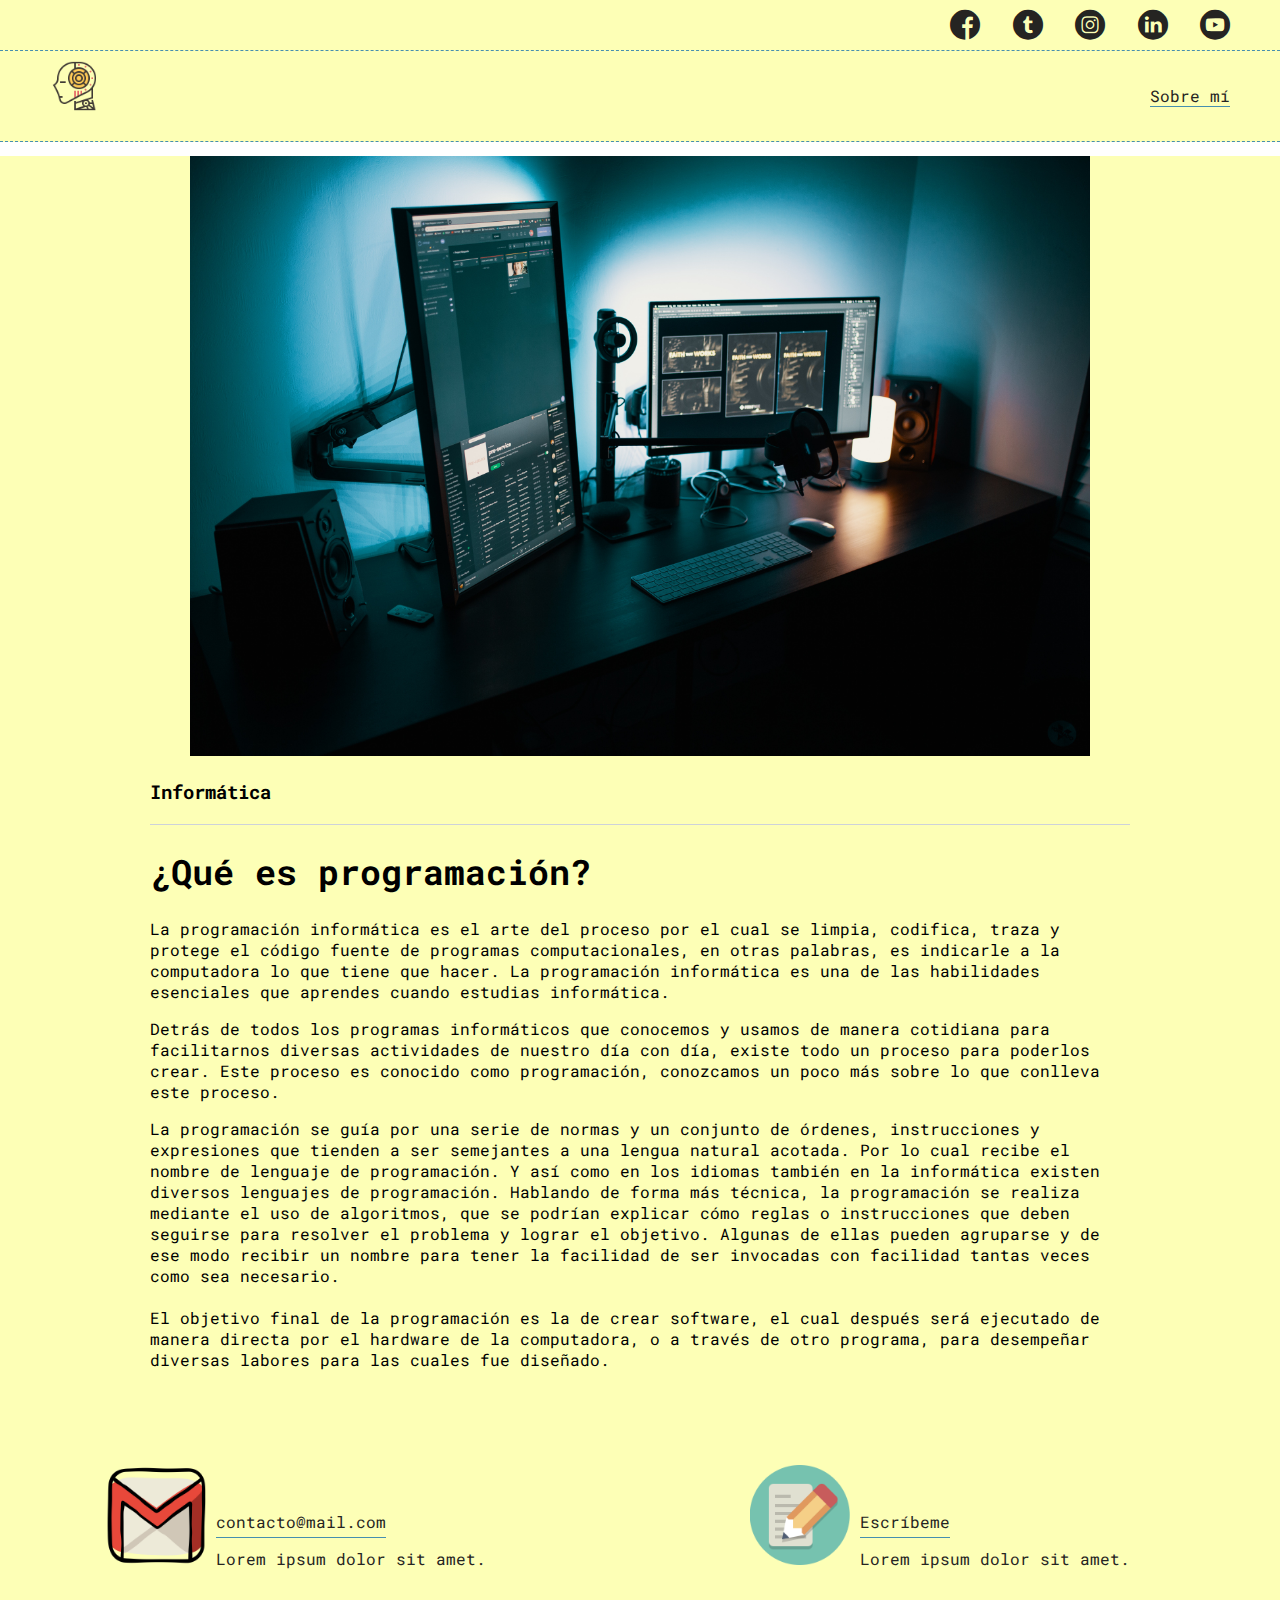
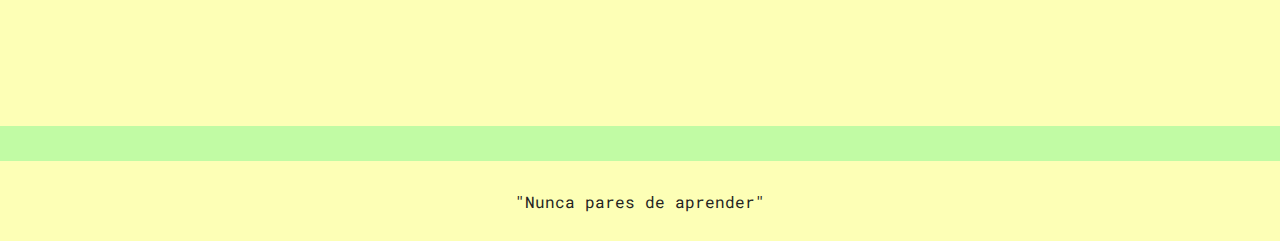
<file: programingConcept.html>
<!DOCTYPE html>
<html lang="en">
<head>
    <meta charset="UTF-8">
    <meta http-equiv="X-UA-Compatible" content="IE=edge">
    <meta name="viewport" content="width=device-width, initial-scale=1.0">
    <title>Document</title>
    <link rel="stylesheet" href="./css/font/flaticon.css"/>
    <link rel="stylesheet" href="./css/main.css"/>
    <link rel="stylesheet" href="./css/media-queries.css"/>
    <link rel="icon" href="assets/icons/MiLogo.png" type="image/x-icon"/>
    <link rel="shortcut icon" href="assets/icons/MiLogo.png" type="image/x-icon"/
</head>
<body>
    <header>
        <section class="header-icons-container">
            <div class="icon">
                <a href="https://www.facebook.com/liebermen.morazan1/"><span class="flaticon-001-facebook"></span></a>
                <a href="https://twitter.com/JouninLucario"><span class="flaticon-002-twitter"></span></a>
                <a href="https://www.instagram.com/imlieb/"><span class="flaticon-011-instagram"></span></a>
                <a href="https://es.linkedin.com/"><span class="flaticon-010-linkedin"></span></a>
                <a href="https://youtube.com/"><span class="flaticon-008-youtube"></span></a>
            </div>
        </section>
        <nav>
            <section class="nav-logo-container">
                <a href="/My-First-Blog/index.html"><img src="assets/icons/MiLogo.png" alt="Logo de mi blog"></a>
            </section>
            <section class="profile-link">
                <a href="profile.html">Sobre mí</a>
            </section>
        </nav>
    </header>
    <main>
        <section class="blogpost-img-container grid-container">
            <figure>
                <img src="./assets/img/tech-img.jpg" alt="">
            </figure>
        </section>
        <section class="blogpost-main-container">
            <div class="grid-container">
                <h3>Informática</h3>
                <article>
                    <h1>¿Qué es programación?</h1>
                    <p>
                        La programación informática es el arte del proceso por el cual se limpia, codifica, traza y protege el código fuente de programas computacionales, en otras palabras, es indicarle a la computadora lo que tiene que hacer. La programación informática es una de las habilidades esenciales que aprendes cuando estudias informática. 
                    </p>
                    <p>
                        Detrás de todos los programas informáticos que conocemos y usamos de manera cotidiana para facilitarnos diversas actividades de nuestro día con día, existe todo un proceso para poderlos crear. Este proceso es conocido como programación, conozcamos un poco más sobre lo que conlleva este proceso.
                    </p>
                    <p>
                        La programación se guía por una serie de normas y un conjunto de órdenes, instrucciones y expresiones que tienden a ser semejantes a una lengua natural acotada. Por lo cual recibe el nombre de lenguaje de programación. Y así como en los idiomas también en la informática existen diversos lenguajes de programación.
                        Hablando de forma más técnica, la programación se realiza mediante el uso de algoritmos, que se podrían explicar cómo reglas o instrucciones que deben seguirse para resolver el problema y lograr el objetivo.
                        Algunas de ellas pueden agruparse y de ese modo recibir un nombre para tener la facilidad de ser invocadas con facilidad tantas veces como sea necesario.
                        <br> <br>
                        El objetivo final de la programación es la de crear software, el cual después será ejecutado de manera directa por el hardware de la computadora, o a través de otro programa, para desempeñar diversas labores para las cuales fue diseñado.
                    </p>
                </article>
            </div>
        </section>
        <!-- No añadimos el blogpost porque esta es una sección que se va a repetir en varios diseños como el footer -->
        <section class="contact-main-container">
            <div>
                
                    <img src="./assets/icons/contact-email.png" alt="">
                
                <div class="contact-left">
                    <a href="mailto:liebermenm@gmail.com">contacto@mail.com</a>
                    <p>Lorem ipsum dolor sit amet.</p>
                </div>
            </div>
            <div>
                
                    <img src="./assets/icons/write.png" alt="">
                
                <div class="contact-right">
                    <a href="">Escríbeme</a>
                    <p>Lorem ipsum dolor sit amet.</p>
                </div>
            </div>
        </section>
    </main>
    <!-- A continuación nuestro footer -->
    <footer>
        <p>"Nunca pares de aprender"</p>
    </footer>
</body>
</html>
</file>
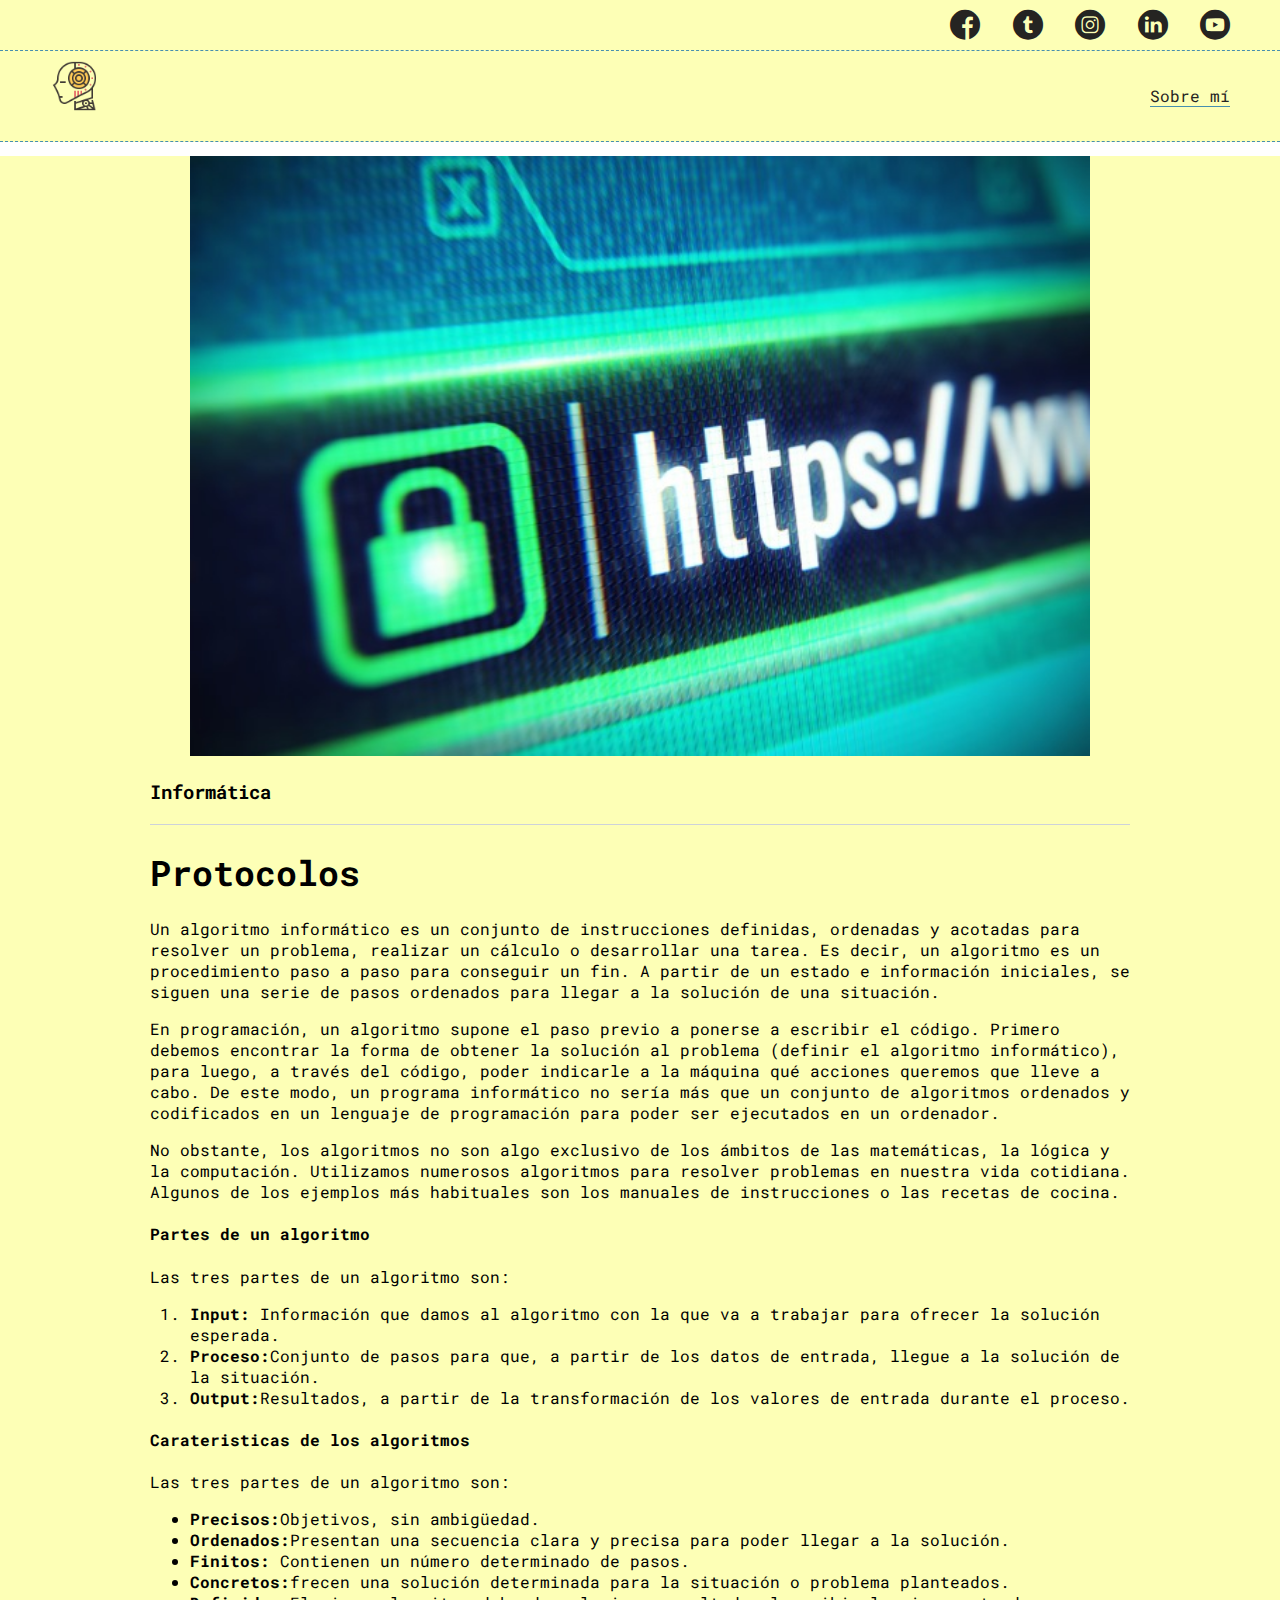
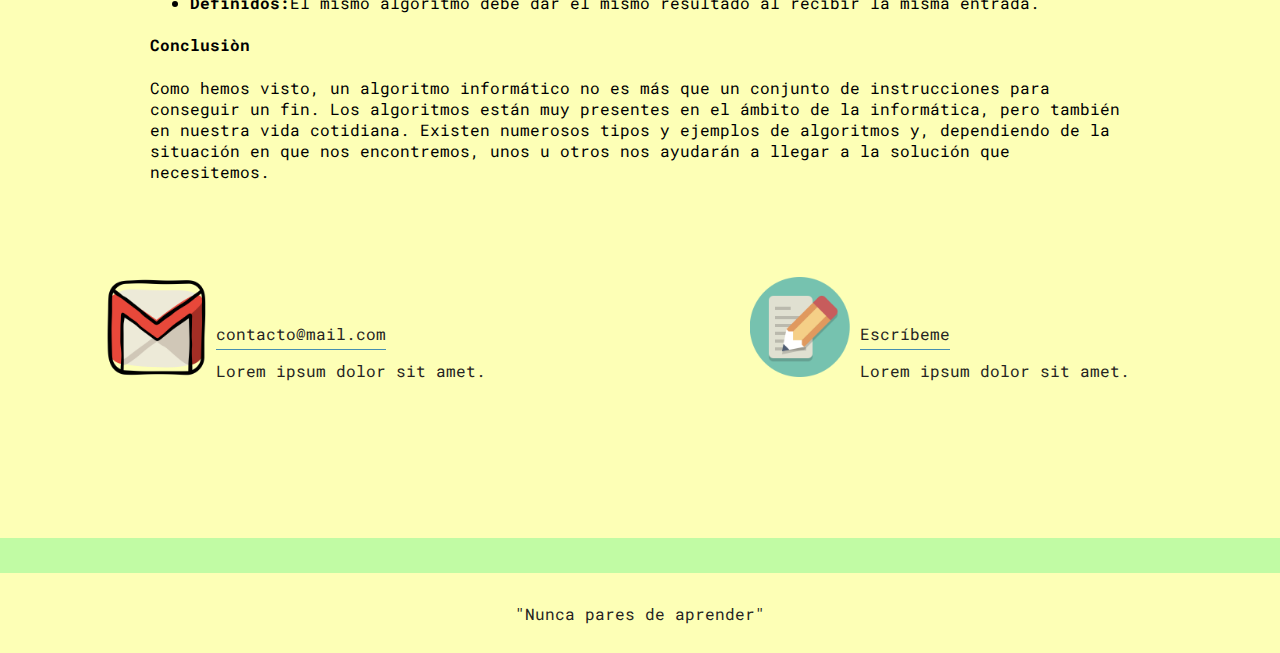
<file: protocolos.html>
<!DOCTYPE html>
<html lang="en">
<head>
    <meta charset="UTF-8">
    <meta http-equiv="X-UA-Compatible" content="IE=edge">
    <meta name="viewport" content="width=device-width, initial-scale=1.0">
    <title>Document</title>
    <link rel="stylesheet" href="./css/font/flaticon.css"/>
    <link rel="stylesheet" href="./css/main.css"/>
    <link rel="stylesheet" href="./css/media-queries.css"/>
    <link rel="icon" href="assets/icons/MiLogo.png" type="image/x-icon"/>
    <link rel="shortcut icon" href="assets/icons/MiLogo.png" type="image/x-icon"/
</head>
<body>
    <header>
        <section class="header-icons-container">
            <div class="icon">
                <a href="https://www.facebook.com/liebermen.morazan1/"><span class="flaticon-001-facebook"></span></a>
                <a href="https://twitter.com/JouninLucario"><span class="flaticon-002-twitter"></span></a>
                <a href="https://www.instagram.com/imlieb/"><span class="flaticon-011-instagram"></span></a>
                <a href="https://es.linkedin.com/"><span class="flaticon-010-linkedin"></span></a>
                <a href="https://youtube.com/"><span class="flaticon-008-youtube"></span></a>
            </div>
        </section>
        <nav>
            <section class="nav-logo-container">
                <a href="/My-First-Blog/index.html"><img src="assets/icons/MiLogo.png" alt="Logo de mi blog"></a>
            </section>
            <section class="profile-link">
                <a href="profile.html">Sobre mí</a>
            </section>
        </nav>
    </header>
    <main>
        <section class="blogpost-img-container grid-container">
            <figure>
                <img src="./assets/img/protocols.jpg" alt="">
            </figure>
        </section>
        <section class="blogpost-main-container">
            <div class="grid-container">
                <h3>Informática</h3>
                <article>
                    <h1>Protocolos</h1>
                    <p>
                        Un algoritmo informático es un conjunto de instrucciones definidas, ordenadas y acotadas para resolver un problema, realizar un cálculo o desarrollar una tarea. Es decir, un algoritmo es un procedimiento paso a paso para conseguir un fin. A partir de un estado e información iniciales, se siguen una serie de pasos ordenados para llegar a la solución de una situación. 
                    </p>
                    <p>
                        En programación, un algoritmo supone el paso previo a ponerse a escribir el código. Primero debemos encontrar la forma de obtener la solución al problema (definir el algoritmo informático), para luego, a través del código, poder indicarle a la máquina qué acciones queremos que lleve a cabo. De este modo, un programa informático no sería más que un conjunto de algoritmos ordenados y codificados en un lenguaje de programación para poder ser ejecutados en un ordenador. 
                    </p>
                    <p>
                        No obstante, los algoritmos no son algo exclusivo de los ámbitos de las matemáticas, la lógica y la computación. Utilizamos numerosos algoritmos para resolver problemas en nuestra vida cotidiana. Algunos de los ejemplos más habituales son los manuales de instrucciones o las recetas de cocina.  
                    </p>
                </article>
                <h4>Partes de un algoritmo</h4>
                <p>
                    Las tres partes de un algoritmo son:
                    <ol>
                        <li><b>Input:</b> Información que damos al algoritmo con la que va a trabajar para ofrecer la solución esperada.</li>
                        <li><b>Proceso:</b>Conjunto de pasos para que, a partir de los datos de entrada, llegue a la solución de la situación.</li>
                        <li><b>Output:</b>Resultados, a partir de la transformación de los valores de entrada durante el proceso.</li>
                    </ol>
                </p>
                <h4>Carateristicas de los algoritmos</h4>
                <p>
                    Las tres partes de un algoritmo son:
                    <ul>
                        <li><b>Precisos:</b>Objetivos, sin ambigüedad.</li>
                        <li><b>Ordenados:</b>Presentan una secuencia clara y precisa para poder llegar a la solución.</li>
                        <li><b>Finitos:</b> Contienen un número determinado de pasos.</li>
                        <li><b>Concretos:</b>frecen una solución determinada para la situación o problema planteados.</li>
                        <li><b>Definidos:</b>El mismo algoritmo debe dar el mismo resultado al recibir la misma entrada.</li>
                    </ul>
                </p>
                <h4>Conclusiòn</h4>
                <p>
                    Como hemos visto, un algoritmo informático no es más que un conjunto de instrucciones para conseguir un fin. Los algoritmos están muy presentes en el ámbito de la informática, pero también en nuestra vida cotidiana. Existen numerosos tipos y ejemplos de algoritmos y, dependiendo de la situación en que nos encontremos, unos u otros nos ayudarán a llegar a la solución que necesitemos.
                </p>
            </div>
        </section>
        <!-- No añadimos el blogpost porque esta es una sección que se va a repetir en varios diseños como el footer -->
        <section class="contact-main-container">
            <div>
                
                    <img src="./assets/icons/contact-email.png" alt="">
                
                <div class="contact-left">
                    <a href="mailto:liebermenm@gmail.com">contacto@mail.com</a>
                    <p>Lorem ipsum dolor sit amet.</p>
                </div>
            </div>
            <div>
                
                    <img src="./assets/icons/write.png" alt="">
                
                <div class="contact-right">
                    <a href="">Escríbeme</a>
                    <p>Lorem ipsum dolor sit amet.</p>
                </div>
            </div>
        </section>
    </main>
    <!-- A continuación nuestro footer -->
    <footer>
        <p>"Nunca pares de aprender"</p>
    </footer>
</body>
</html>
</file>
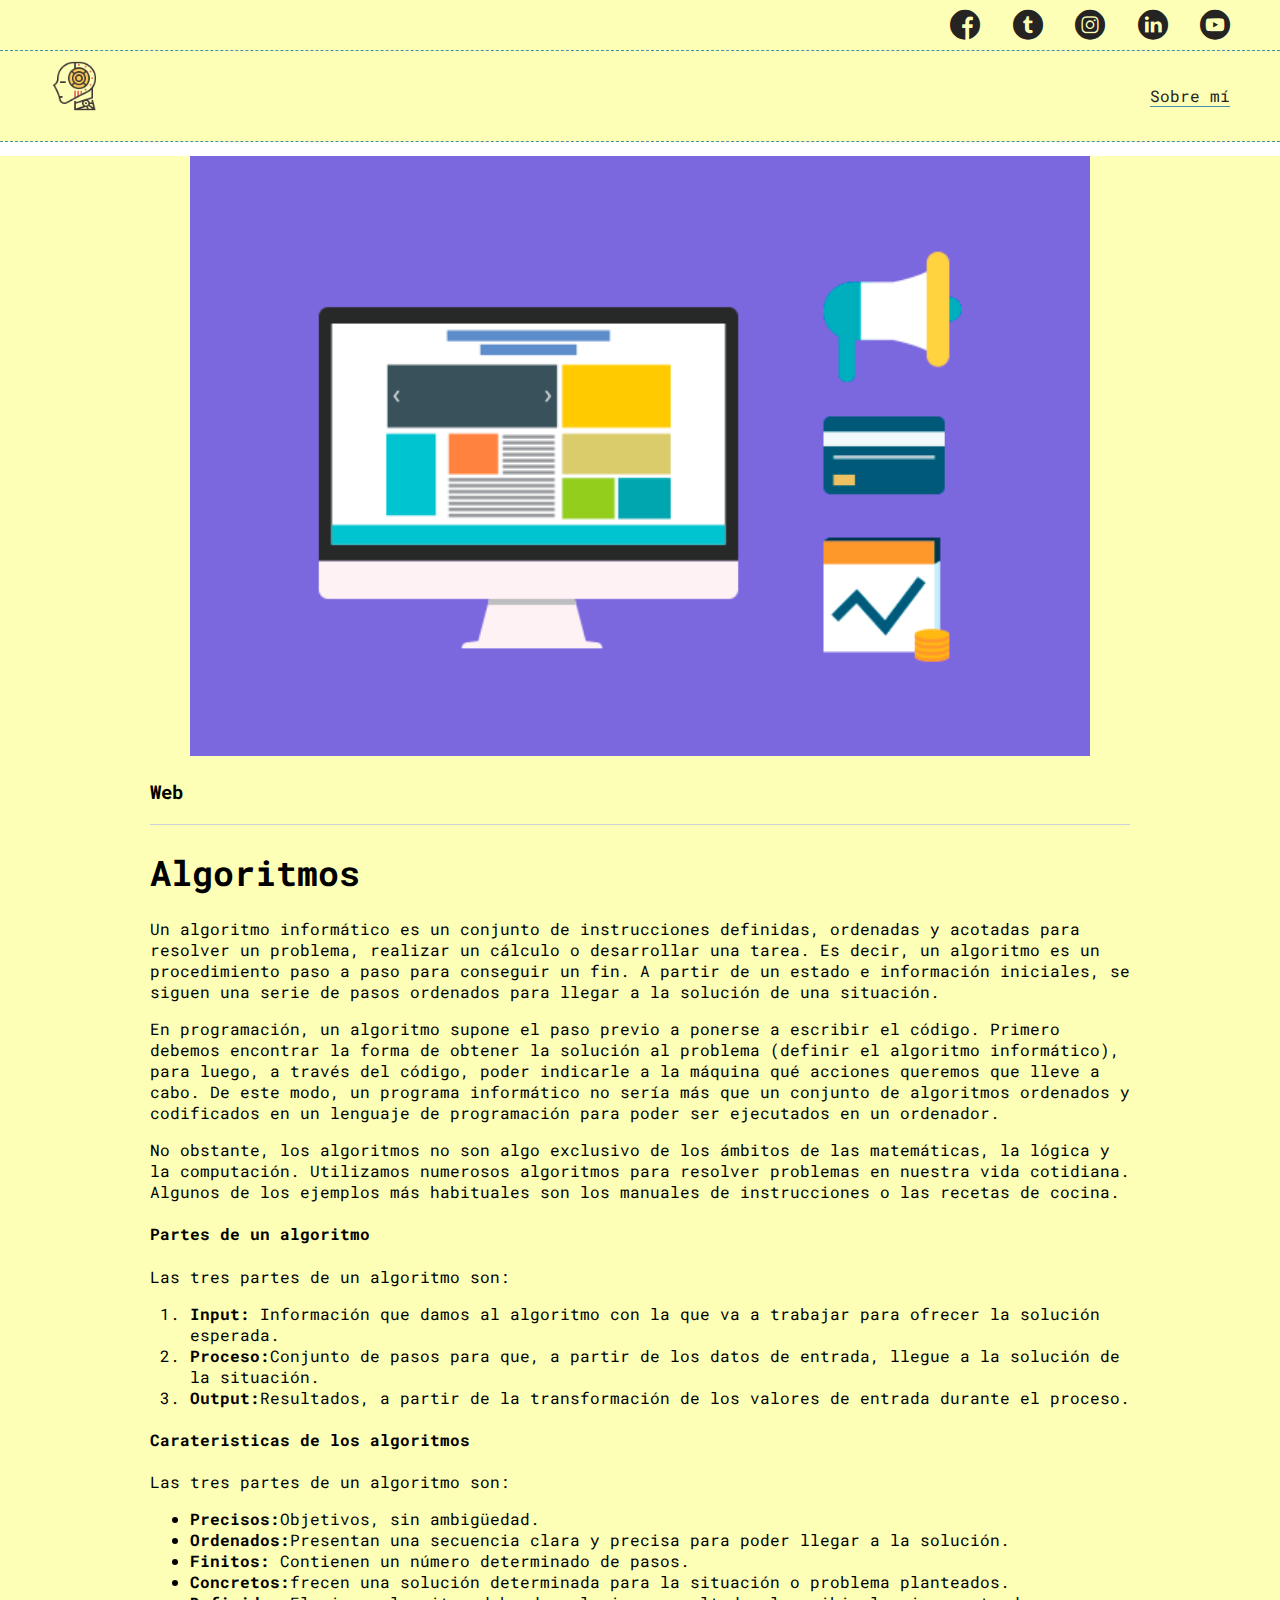
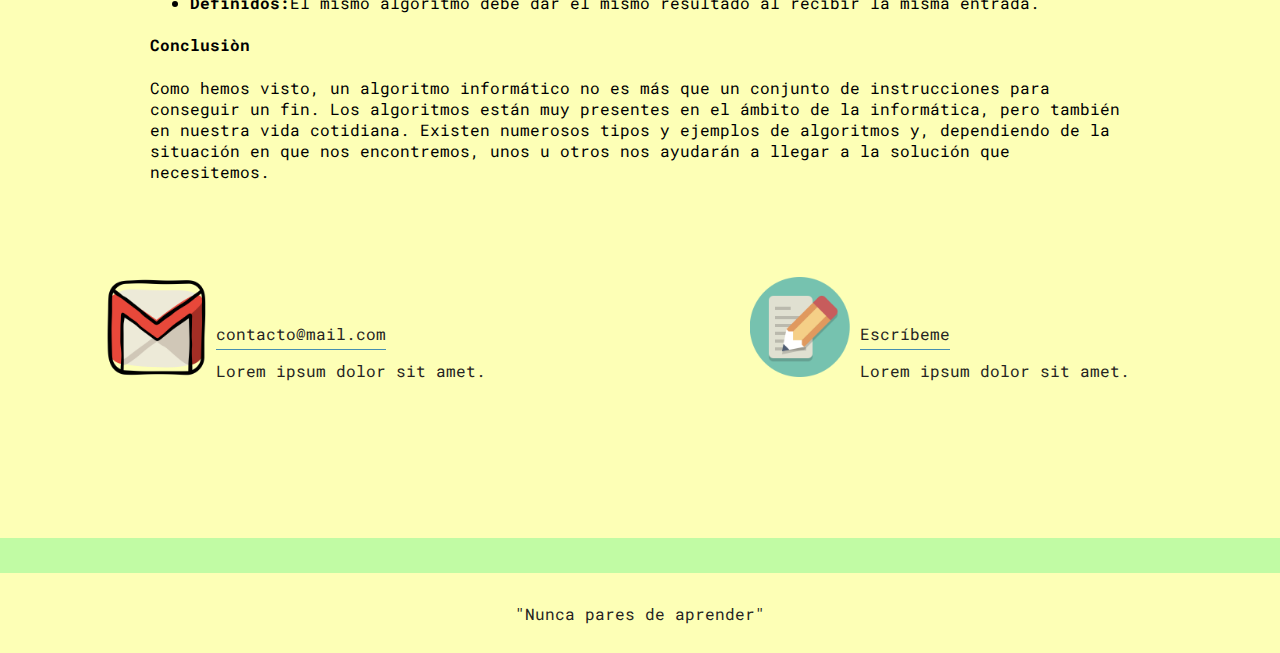
<file: web.html>
<!DOCTYPE html>
<html lang="en">
<head>
    <meta charset="UTF-8">
    <meta http-equiv="X-UA-Compatible" content="IE=edge">
    <meta name="viewport" content="width=device-width, initial-scale=1.0">
    <title>Document</title>
    <link rel="stylesheet" href="./css/font/flaticon.css"/>
    <link rel="stylesheet" href="./css/main.css"/>
    <link rel="stylesheet" href="./css/media-queries.css"/>
</head>
<body>
    <header>
        <section class="header-icons-container">
            <div class="icon">
                <a href="https://www.facebook.com/liebermen.morazan1/"><span class="flaticon-001-facebook"></span></a>
                <a href="https://twitter.com/JouninLucario"><span class="flaticon-002-twitter"></span></a>
                <a href="https://www.instagram.com/imlieb/"><span class="flaticon-011-instagram"></span></a>
                <a href="https://es.linkedin.com/"><span class="flaticon-010-linkedin"></span></a>
                <a href="https://youtube.com/"><span class="flaticon-008-youtube"></span></a>
            </div>
        </section>
        <nav>
            <section class="nav-logo-container">
                <a href="/My-First-Blog/index.html"><img src="assets/icons/MiLogo.png" alt="Logo de mi blog"></a>
            </section>
            <section class="profile-link">
                <a href="profile.html">Sobre mí</a>
            </section>
        </nav>
    </header>
    <main>
        <section class="blogpost-img-container grid-container">
            <figure>
                <img src="./assets/img/web.png" alt="">
            </figure>
        </section>
        <section class="blogpost-main-container">
            <div class="grid-container">
                <h3>Web</h3>
                <article>
                    <h1>Algoritmos</h1>
                    <p>
                        Un algoritmo informático es un conjunto de instrucciones definidas, ordenadas y acotadas para resolver un problema, realizar un cálculo o desarrollar una tarea. Es decir, un algoritmo es un procedimiento paso a paso para conseguir un fin. A partir de un estado e información iniciales, se siguen una serie de pasos ordenados para llegar a la solución de una situación. 
                    </p>
                    <p>
                        En programación, un algoritmo supone el paso previo a ponerse a escribir el código. Primero debemos encontrar la forma de obtener la solución al problema (definir el algoritmo informático), para luego, a través del código, poder indicarle a la máquina qué acciones queremos que lleve a cabo. De este modo, un programa informático no sería más que un conjunto de algoritmos ordenados y codificados en un lenguaje de programación para poder ser ejecutados en un ordenador. 
                    </p>
                    <p>
                        No obstante, los algoritmos no son algo exclusivo de los ámbitos de las matemáticas, la lógica y la computación. Utilizamos numerosos algoritmos para resolver problemas en nuestra vida cotidiana. Algunos de los ejemplos más habituales son los manuales de instrucciones o las recetas de cocina.  
                    </p>
                </article>
                <h4>Partes de un algoritmo</h4>
                <p>
                    Las tres partes de un algoritmo son:
                    <ol>
                        <li><b>Input:</b> Información que damos al algoritmo con la que va a trabajar para ofrecer la solución esperada.</li>
                        <li><b>Proceso:</b>Conjunto de pasos para que, a partir de los datos de entrada, llegue a la solución de la situación.</li>
                        <li><b>Output:</b>Resultados, a partir de la transformación de los valores de entrada durante el proceso.</li>
                    </ol>
                </p>
                <h4>Carateristicas de los algoritmos</h4>
                <p>
                    Las tres partes de un algoritmo son:
                    <ul>
                        <li><b>Precisos:</b>Objetivos, sin ambigüedad.</li>
                        <li><b>Ordenados:</b>Presentan una secuencia clara y precisa para poder llegar a la solución.</li>
                        <li><b>Finitos:</b> Contienen un número determinado de pasos.</li>
                        <li><b>Concretos:</b>frecen una solución determinada para la situación o problema planteados.</li>
                        <li><b>Definidos:</b>El mismo algoritmo debe dar el mismo resultado al recibir la misma entrada.</li>
                    </ul>
                </p>
                <h4>Conclusiòn</h4>
                <p>
                    Como hemos visto, un algoritmo informático no es más que un conjunto de instrucciones para conseguir un fin. Los algoritmos están muy presentes en el ámbito de la informática, pero también en nuestra vida cotidiana. Existen numerosos tipos y ejemplos de algoritmos y, dependiendo de la situación en que nos encontremos, unos u otros nos ayudarán a llegar a la solución que necesitemos.
                </p>
            </div>
        </section>
        <!-- No añadimos el blogpost porque esta es una sección que se va a repetir en varios diseños como el footer -->
        <section class="contact-main-container">
            <div>
                
                    <img src="./assets/icons/contact-email.png" alt="">
                
                <div class="contact-left">
                    <a href="mailto:liebermenm@gmail.com">contacto@mail.com</a>
                    <p>Lorem ipsum dolor sit amet.</p>
                </div>
            </div>
            <div>
                
                    <img src="./assets/icons/write.png" alt="">
                
                <div class="contact-right">
                    <a href="">Escríbeme</a>
                    <p>Lorem ipsum dolor sit amet.</p>
                </div>
            </div>
        </section>
    </main>
    <!-- A continuación nuestro footer -->
    <footer>
        <p>"Nunca pares de aprender"</p>
    </footer>
</body>
</html>
</file>
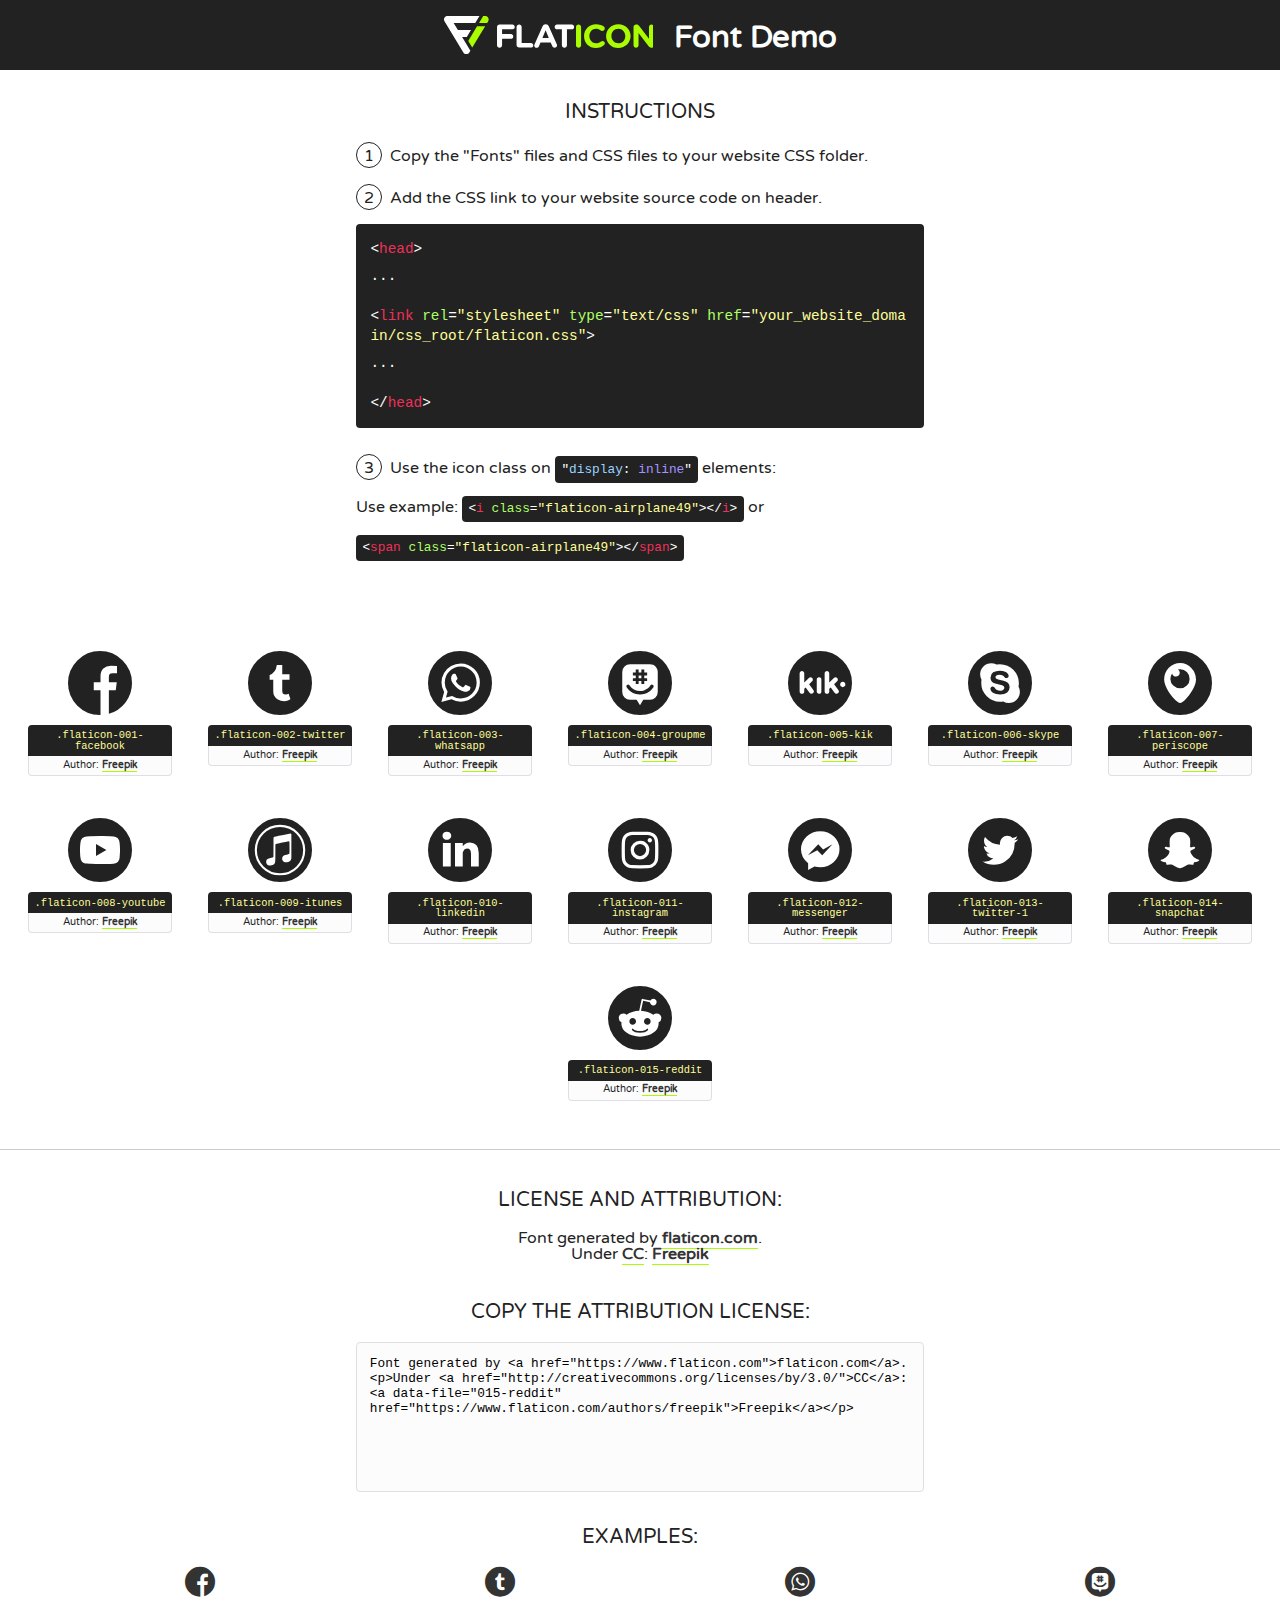
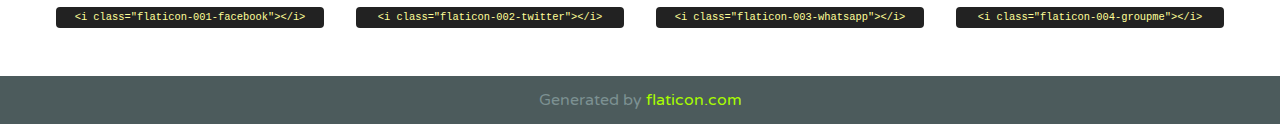
<file: css/font/flaticon.html>
<!DOCTYPE html>
<!--
  Flaticon icon font: Flaticon
  Creation date: 20/12/2018 09:27
-->
<html>
<!DOCTYPE html>
<html>

<head>
    <title>Flaticon WebFont</title>
    <link href="http://fonts.googleapis.com/css?family=Varela+Round" rel="stylesheet" type="text/css" />
    <link rel="stylesheet" type="text/css" href="flaticon.css">
    <meta charset="UTF-8">
    <style>
    html, body, div, span, applet, object, iframe,
    h1, h2, h3, h4, h5, h6, p, blockquote, pre,
    a, abbr, acronym, address, big, cite, code,
    del, dfn, em, img, ins, kbd, q, s, samp,
    small, strike, strong, sub, sup, tt, var,
    b, u, i, center,
    dl, dt, dd, ol, ul, li,
    fieldset, form, label, legend,
    table, caption, tbody, tfoot, thead, tr, th, td,
    article, aside, canvas, details, embed, 
    figure, figcaption, footer, header, hgroup, 
    menu, nav, output, ruby, section, summary,
    time, mark, audio, video {
        margin: 0;
        padding: 0;
        border: 0;
        font-size: 100%;
        font: inherit;
        vertical-align: baseline;
    }
    /* HTML5 display-role reset for older browsers */
    article, aside, details, figcaption, figure, 
    footer, header, hgroup, menu, nav, section {
        display: block;
    }
    body {
        line-height: 1;
    }
    ol, ul {
        list-style: none;
    }
    blockquote, q {
        quotes: none;
    }
    blockquote:before, blockquote:after,
    q:before, q:after {
        content: '';
        content: none;
    }
    table {
        border-collapse: collapse;
        border-spacing: 0;
    }
    body {
        font-family: 'Varela Round', Helvetica, Arial, sans-serif;
        font-size: 16px;
        color: #222;
    }
    a {
        color: #333;
        border-bottom: 1px solid #a9fd00;
        font-weight: bold;
        text-decoration: none;
    }
    * {
        -moz-box-sizing: border-box;
        -webkit-box-sizing: border-box;
        box-sizing: border-box;
        margin: 0;
        padding: 0;
    }
    [class^="flaticon-"]:before, [class*=" flaticon-"]:before, [class^="flaticon-"]:after, [class*=" flaticon-"]:after {
        font-family: Flaticon;
        font-size: 30px;
        font-style: normal;
        margin-left: 20px;
        color: #333;
    }
    .wrapper {
        max-width: 600px;
        margin: auto;
        padding: 0 1em;
    }
    .title {
        font-size: 1.25em;
        text-align: center;
        margin-bottom: 1em;
        text-transform: uppercase;
    }
    header {
        text-align: center;
        background-color: #222;
        color: #fff;
        padding: 1em;
    }
    header .logo {
        width: 210px;
        height: 38px;
        display: inline-block;
        vertical-align: middle;
        margin-right: 1em;
        border: none;
    }
    header strong {
        font-size: 1.95em;
        font-weight: bold;
        vertical-align: middle;
        margin-top: 5px;
        display: inline-block;
    }
    .demo {
        margin: 2em auto;
        line-height: 1.25em;
    }
    .demo ul li {
        margin-bottom: 1em;
    }
    .demo ul li .num {
        color: #222;
        border-radius: 20px;
        display: inline-block;
        width: 26px;
        padding: 3px;
        height: 26px;
        text-align: center;
        margin-right: 0.5em;
        border: 1px solid #222;
    }
    .demo ul li code {
        background-color: #222;
        border-radius: 4px;
        padding: 0.25em 0.5em;
        display: inline-block;
        color: #fff;
        font-family: Consolas,Monaco,Lucida Console,Liberation Mono,DejaVu Sans Mono,Bitstream Vera Sans Mono,Courier New, monospace;
        font-weight: lighter;
        margin-top: 1em;
        font-size: 0.8em;
        word-break: break-all;
    }
    .demo ul li code.big {
        padding: 1em;
        font-size: 0.9em;
    }
    .demo ul li code .red {
        color: #EF3159;
    }
    .demo ul li code .green {
        color: #ACFF65;
    }
    .demo ul li code .yellow {
        color: #FFFF99;
    }
    .demo ul li code .blue {
        color: #99D3FF;
    }
    .demo ul li code .purple {
        color: #A295FF;
    }
    .demo ul li code .dots {
        margin-top: 0.5em;
        display: block;
    }
    #glyphs {
        border-bottom: 1px solid #ccc;
        padding: 2em 0;
        text-align: center;
    }
    .glyph {
        display: inline-block;
        width: 9em;
        margin: 1em;
        text-align: center;
        vertical-align: top;
        background: #FFF;
    }
    .glyph .glyph-icon {
        padding: 10px;
        display: block;
        font-family:"Flaticon";
        font-size: 64px;
        line-height: 1;
    }
    .glyph .glyph-icon:before {
        font-size: 64px;
        color: #222;
        margin-left: 0;
    }
    .class-name {
        font-size: 0.65em;
        background-color: #222;
        color: #fff;
        border-radius: 4px 4px 0 0;
        padding: 0.5em;
        color: #FFFF99;
        font-family: Consolas,Monaco,Lucida Console,Liberation Mono,DejaVu Sans Mono,Bitstream Vera Sans Mono,Courier New, monospace;
    }
    .author-name {
        font-size: 0.6em;
        background-color: #fcfcfd;
        border: 1px solid #DEDEE4;
        border-top: 0;
        border-radius: 0 0 4px 4px;
        padding: 0.5em;
    }
    .class-name:last-child {
        font-size: 10px;
        color:#888;
    }
    .class-name:last-child a {
        font-size: 10px;
        color:#555;
    }
    .class-name:last-child a:hover {
        color:#a9fd00;
    }
    .glyph > input {
        display: block;
        width: 100px;
        margin: 5px auto;
        text-align: center;
        font-size: 12px;
        cursor: text;
    }
    .glyph > input.icon-input {
        font-family:"Flaticon";
        font-size: 16px;
        margin-bottom: 10px;
    }
    .attribution .title {
        margin-top: 2em;
    }
    .attribution textarea {
        background-color: #fcfcfd;
        padding: 1em;
        border: none;
        box-shadow: none;
        border: 1px solid #DEDEE4;
        border-radius: 4px;
        resize: none;
        width: 100%;
        height: 150px;
        font-size: 0.8em;
        font-family: Consolas,Monaco,Lucida Console,Liberation Mono,DejaVu Sans Mono,Bitstream Vera Sans Mono,Courier New, monospace;
        -webkit-appearance: none;
    }
    .iconsuse {
        margin: 2em auto;
        text-align: center;
        max-width: 1200px;
    }
    .iconsuse:after {
        content: '';
        display: table;
        clear: both;
    }
    .iconsuse .image {
        float: left;
        width: 25%;
        padding: 0 1em;
    }
    .iconsuse .image p {
        margin-bottom: 1em;
    }
    .iconsuse .image span {
        display: block;
        font-size: 0.65em;
        background-color: #222;
        color: #fff;
        border-radius: 4px;
        padding: 0.5em;
        color: #FFFF99;
        margin-top: 1em;
        font-family: Consolas,Monaco,Lucida Console,Liberation Mono,DejaVu Sans Mono,Bitstream Vera Sans Mono,Courier New, monospace;
    }
    #footer {
        text-align: center;
        background-color: #4C5B5C;
        color: #7c9192;
        padding: 1em;
    }
    #footer a {
        border: none;
        color: #a9fd00;
        font-weight: normal;
    }
    @media (max-width: 960px) {
        .iconsuse .image {
            width: 50%;
        }
    }
    @media (max-width: 560px) {
        .iconsuse .image {
            width: 100%;
        }
    }
    </style>
</head>

<body class="characters-off">

    <header>
        <a href="https://www.flaticon.com" target="_blank" class="logo">
            <svg version="1.1" xmlns="http://www.w3.org/2000/svg" xmlns:xlink="http://www.w3.org/1999/xlink" xmlns:a="http://ns.adobe.com/AdobeSVGViewerExtensions/3.0/" viewBox="0 0 560.875 102.036" enable-background="new 0 0 560.875 102.036" xml:space="preserve">
                <defs>
                </defs>
                <g>
                    <g class="letters">
                        <path fill="#ffffff" d="M141.596,29.675c0-3.777,2.985-6.767,6.764-6.767h34.438c3.426,0,6.15,2.728,6.15,6.15
                        c0,3.43-2.724,6.149-6.15,6.149h-27.674v13.091h23.719c3.429,0,6.151,2.724,6.151,6.15c0,3.43-2.723,6.149-6.151,6.149h-23.719
                        v17.574c0,3.773-2.986,6.761-6.764,6.761c-3.779,0-6.764-2.989-6.764-6.761V29.675z"></path>
                        <path fill="#ffffff" d="M193.844,29.149c0-3.781,2.985-6.767,6.764-6.767c3.776,0,6.763,2.985,6.763,6.767v42.957h25.039
                        c3.426,0,6.149,2.726,6.149,6.153c0,3.425-2.723,6.15-6.149,6.15h-31.802c-3.779,0-6.764-2.986-6.764-6.768V29.149z"></path>
                        <path fill="#ffffff" d="M241.891,75.71l21.438-48.407c1.492-3.341,4.215-5.357,7.906-5.357h0.792
                        c3.686,0,6.323,2.017,7.815,5.357l21.439,48.407c0.436,0.967,0.701,1.845,0.701,2.723c0,3.602-2.809,6.501-6.414,6.501
                        c-3.161,0-5.269-1.845-6.499-4.655l-4.132-9.661h-27.059l-4.301,10.102c-1.144,2.631-3.426,4.214-6.237,4.214
                        c-3.517,0-6.24-2.81-6.24-6.325C241.1,77.64,241.451,76.677,241.891,75.71z M279.932,58.666l-8.521-20.297l-8.526,20.297H279.932
                        z"></path>
                        <path fill="#ffffff" d="M314.864,35.387H301.86c-3.429,0-6.239-2.813-6.239-6.238c0-3.429,2.811-6.24,6.239-6.24h39.533
                        c3.426,0,6.237,2.811,6.237,6.24c0,3.425-2.811,6.238-6.237,6.238h-13.001v42.785c0,3.773-2.99,6.761-6.764,6.761
                        c-3.779,0-6.764-2.989-6.764-6.761V35.387z"></path>
                        <path fill="#A9FD00" d="M352.615,29.149c0-3.781,2.985-6.767,6.767-6.767c3.774,0,6.761,2.985,6.761,6.767v49.024
                        c0,3.773-2.987,6.761-6.761,6.761c-3.781,0-6.767-2.989-6.767-6.761V29.149z"></path>
                        <path fill="#A9FD00" d="M374.132,53.836v-0.179c0-17.481,13.178-31.801,32.065-31.801c9.22,0,15.459,2.458,20.557,6.238
                        c1.402,1.054,2.637,2.985,2.637,5.357c0,3.692-2.985,6.59-6.681,6.59c-1.845,0-3.071-0.702-4.044-1.319
                        c-3.776-2.813-7.729-4.393-12.562-4.393c-10.364,0-17.831,8.611-17.831,19.154v0.173c0,10.542,7.291,19.329,17.831,19.329
                        c5.715,0,9.492-1.756,13.359-4.834c1.049-0.874,2.458-1.491,4.039-1.491c3.429,0,6.325,2.813,6.325,6.236
                        c0,2.106-1.056,3.78-2.282,4.834c-5.539,4.834-12.036,7.733-21.878,7.733C387.572,85.464,374.132,71.493,374.132,53.836z"></path>
                        <path fill="#A9FD00" d="M433.009,53.836v-0.179c0-17.481,13.79-31.801,32.766-31.801c18.981,0,32.592,14.143,32.592,31.628v0.173
                        c0,17.483-13.785,31.807-32.769,31.807C446.625,85.464,433.009,71.32,433.009,53.836z M484.224,53.836v-0.179
                        c0-10.539-7.725-19.326-18.626-19.326c-10.893,0-18.449,8.611-18.449,19.154v0.173c0,10.542,7.73,19.329,18.626,19.329
                        C476.676,72.986,484.224,64.378,484.224,53.836z"></path>
                        <path fill="#A9FD00" d="M506.233,29.321c0-3.774,2.99-6.763,6.767-6.763h1.401c3.252,0,5.183,1.583,7.029,3.953l26.093,34.265
                        V29.059c0-3.692,2.99-6.677,6.681-6.677c3.683,0,6.671,2.985,6.671,6.677v48.934c0,3.78-2.987,6.765-6.764,6.765h-0.436
                        c-3.257,0-5.188-1.581-7.034-3.953l-27.056-35.492v32.944c0,3.687-2.985,6.676-6.678,6.676c-3.683,0-6.673-2.989-6.673-6.676
                        V29.321z"></path>
                    </g>
                    <g class="insignia">
                        <path fill="#ffffff" d="M48.372,56.137h12.517l11.156-18.537H37.186L25.688,18.539h57.825L94.668,0H9.271
                        C5.925,0,2.842,1.801,1.198,4.716c-1.644,2.907-1.593,6.482,0.134,9.343l50.38,83.501c1.678,2.781,4.689,4.476,7.938,4.476
                        c3.246,0,6.257-1.695,7.935-4.476l2.898-4.804L48.372,56.137z"></path>
                        <g class="i">
                            <path fill="#A9FD00" d="M93.575,18.539h0.031v0.004l21.652,0.004l2.705-4.488c1.727-2.861,1.778-6.436,0.133-9.343
                            C116.454,1.801,113.371,0,110.026,0h-5.294L93.575,18.539z"></path>
                            <polygon fill="#A9FD00" points="88.291,27.356 64.725,66.486 75.519,84.404 109.942,27.356"></polygon>
                        </g>
                    </g>
                </g>
            </svg>
        </a>
        <strong>Font Demo</strong>
    </header>


    <section class="demo wrapper">

        <p class="title">Instructions</p>

        <ul>
            <li>
                <span class="num">1</span>Copy the "Fonts" files and CSS files to your website CSS folder.
            </li>
            <li>
                <span class="num">2</span>Add the CSS link to your website source code on header.
                <code class="big">
                    &lt;<span class="red">head</span>&gt;
                    <br/><span class="dots">...</span>
                    <br/>&lt;<span class="red">link</span> <span class="green">rel</span>=<span class="yellow">"stylesheet"</span> <span class="green">type</span>=<span class="yellow">"text/css"</span> <span class="green">href</span>=<span class="yellow">"your_website_domain/css_root/flaticon.css"</span>&gt;
                    <br/><span class="dots">...</span>
                    <br/>&lt;/<span class="red">head</span>&gt;
                </code>
            </li>

            <li>
                <p>
                    <span class="num">3</span>Use the icon class on <code>"<span class="blue">display</span>:<span class="purple"> inline</span>"</code> elements:
                    <br />
                    Use example: <code>&lt;<span class="red">i</span> <span class="green">class</span>=<span class="yellow">&quot;flaticon-airplane49&quot;</span>&gt;&lt;/<span class="red">i</span>&gt;</code> or <code>&lt;<span class="red">span</span> <span class="green">class</span>=<span class="yellow">&quot;flaticon-airplane49&quot;</span>&gt;&lt;/<span class="red">span</span>&gt;</code>
            </li>
        </ul>

    </section>




   <section id="glyphs">          
    
      
        <div class="glyph"><div class="glyph-icon flaticon-001-facebook"></div>
            <div class="class-name">.flaticon-001-facebook</div>
            <div class="author-name">Author: <a data-file="001-facebook" href="https://www.flaticon.com/authors/freepik">Freepik</a> </div> 
        </div>        
        
        <div class="glyph"><div class="glyph-icon flaticon-002-twitter"></div>
            <div class="class-name">.flaticon-002-twitter</div>
            <div class="author-name">Author: <a data-file="002-twitter" href="https://www.flaticon.com/authors/freepik">Freepik</a> </div> 
        </div>        
        
        <div class="glyph"><div class="glyph-icon flaticon-003-whatsapp"></div>
            <div class="class-name">.flaticon-003-whatsapp</div>
            <div class="author-name">Author: <a data-file="003-whatsapp" href="https://www.flaticon.com/authors/freepik">Freepik</a> </div> 
        </div>        
        
        <div class="glyph"><div class="glyph-icon flaticon-004-groupme"></div>
            <div class="class-name">.flaticon-004-groupme</div>
            <div class="author-name">Author: <a data-file="004-groupme" href="https://www.flaticon.com/authors/freepik">Freepik</a> </div> 
        </div>        
        
        <div class="glyph"><div class="glyph-icon flaticon-005-kik"></div>
            <div class="class-name">.flaticon-005-kik</div>
            <div class="author-name">Author: <a data-file="005-kik" href="https://www.flaticon.com/authors/freepik">Freepik</a> </div> 
        </div>        
        
        <div class="glyph"><div class="glyph-icon flaticon-006-skype"></div>
            <div class="class-name">.flaticon-006-skype</div>
            <div class="author-name">Author: <a data-file="006-skype" href="https://www.flaticon.com/authors/freepik">Freepik</a> </div> 
        </div>        
        
        <div class="glyph"><div class="glyph-icon flaticon-007-periscope"></div>
            <div class="class-name">.flaticon-007-periscope</div>
            <div class="author-name">Author: <a data-file="007-periscope" href="https://www.flaticon.com/authors/freepik">Freepik</a> </div> 
        </div>        
        
        <div class="glyph"><div class="glyph-icon flaticon-008-youtube"></div>
            <div class="class-name">.flaticon-008-youtube</div>
            <div class="author-name">Author: <a data-file="008-youtube" href="https://www.flaticon.com/authors/freepik">Freepik</a> </div> 
        </div>        
        
        <div class="glyph"><div class="glyph-icon flaticon-009-itunes"></div>
            <div class="class-name">.flaticon-009-itunes</div>
            <div class="author-name">Author: <a data-file="009-itunes" href="https://www.flaticon.com/authors/freepik">Freepik</a> </div> 
        </div>        
        
        <div class="glyph"><div class="glyph-icon flaticon-010-linkedin"></div>
            <div class="class-name">.flaticon-010-linkedin</div>
            <div class="author-name">Author: <a data-file="010-linkedin" href="https://www.flaticon.com/authors/freepik">Freepik</a> </div> 
        </div>        
        
        <div class="glyph"><div class="glyph-icon flaticon-011-instagram"></div>
            <div class="class-name">.flaticon-011-instagram</div>
            <div class="author-name">Author: <a data-file="011-instagram" href="https://www.flaticon.com/authors/freepik">Freepik</a> </div> 
        </div>        
        
        <div class="glyph"><div class="glyph-icon flaticon-012-messenger"></div>
            <div class="class-name">.flaticon-012-messenger</div>
            <div class="author-name">Author: <a data-file="012-messenger" href="https://www.flaticon.com/authors/freepik">Freepik</a> </div> 
        </div>        
        
        <div class="glyph"><div class="glyph-icon flaticon-013-twitter-1"></div>
            <div class="class-name">.flaticon-013-twitter-1</div>
            <div class="author-name">Author: <a data-file="013-twitter-1" href="https://www.flaticon.com/authors/freepik">Freepik</a> </div> 
        </div>        
        
        <div class="glyph"><div class="glyph-icon flaticon-014-snapchat"></div>
            <div class="class-name">.flaticon-014-snapchat</div>
            <div class="author-name">Author: <a data-file="014-snapchat" href="https://www.flaticon.com/authors/freepik">Freepik</a> </div> 
        </div>        
        
        <div class="glyph"><div class="glyph-icon flaticon-015-reddit"></div>
            <div class="class-name">.flaticon-015-reddit</div>
            <div class="author-name">Author: <a data-file="015-reddit" href="https://www.flaticon.com/authors/freepik">Freepik</a> </div> 
        </div>        
        

    </section>



    <section class="attribution wrapper"   style="text-align:center;">

      <div class="title">License and attribution:</div><div class="attrDiv">Font generated by <a href="https://www.flaticon.com">flaticon.com</a>. <div><p>Under <a href="http://creativecommons.org/licenses/by/3.0/">CC</a>: <a data-file="015-reddit" href="https://www.flaticon.com/authors/freepik">Freepik</a></p>  </div>
      </div>
      <div class="title">Copy the Attribution License:</div>

    <textarea onclick="this.focus();this.select();">Font generated by &lt;a href=&quot;https://www.flaticon.com&quot;&gt;flaticon.com&lt;/a&gt;. <p>Under <a href="http://creativecommons.org/licenses/by/3.0/">CC</a>: <a data-file="015-reddit" href="https://www.flaticon.com/authors/freepik">Freepik</a></p>  
     </textarea>

    </section>

    <section class="iconsuse">

          <div class="title">Examples:</div>            
             
            <div class="image">
                <p>
                    <i class="glyph-icon flaticon-001-facebook"></i> 
                    <span>&lt;i class=&quot;flaticon-001-facebook&quot;&gt;&lt;/i&gt;</span>
                </p>
            </div>
            
            <div class="image">
                <p>
                    <i class="glyph-icon flaticon-002-twitter"></i> 
                    <span>&lt;i class=&quot;flaticon-002-twitter&quot;&gt;&lt;/i&gt;</span>
                </p>
            </div>
            
            <div class="image">
                <p>
                    <i class="glyph-icon flaticon-003-whatsapp"></i> 
                    <span>&lt;i class=&quot;flaticon-003-whatsapp&quot;&gt;&lt;/i&gt;</span>
                </p>
            </div>
            
            <div class="image">
                <p>
                    <i class="glyph-icon flaticon-004-groupme"></i> 
                    <span>&lt;i class=&quot;flaticon-004-groupme&quot;&gt;&lt;/i&gt;</span>
                </p>
            </div>
                       
        </div>
                            
    </section>

<div id="footer">
    <div>Generated by <a href="https://www.flaticon.com">flaticon.com</a>
    </div>
</div>



</body>
</html>
</file>
<file: css/main.css>
/* Importamos Roboto Robot-mono, Roboto-slab */
@import url('https://fonts.googleapis.com/css2?family=Roboto+Mono:wght@400;500;700&family=Roboto+Slab:wght@400;700&family=Roboto:wght@400;500;700;900&display=swap');
:root {
    --void: #fdffb6;
    --fuschia: #468faf;
    --jewel: #c1fba4;
    --Stark : #252422;
}
body {
    margin: 0;
    padding: 0;
    /* En la parte del home no tendremos scroll, lo que el usuario verá será solo eso */
    /* position: fixed;
    top: 0;
    bottom: 0;
    left: 0;
    right: 0; */
    /* es valido usar : */
    /* width: 100vw;
    height: 100vh; */
    font-family: 'Roboto Mono', monospace;
}
a {
    text-decoration: none;
    /* Las anclas podrán ponerse de manera horizontal y no vertical */
    display: inline;
    color: black;
}
.grid-container {
    max-width: 980px;
    margin: auto;
    
}
header {
    width: 100%;
    height: 140px;
    display: grid;
    grid-template-rows: 1fr 1fr;
    background-color: var(--Stark);
}
main {
    background-color: var(--void);
}
header .header-icons-container{
    width: 100%;
    height: 50px;
    display: grid;
    background-color: var(--void);
}
header .header-icons-container .icon{
    width: 300px;
    height: auto;
    display: flex;
    justify-items: flex-end;
    align-items: center;
    justify-content: space-between;
    justify-self: end;
    margin-right: 50px;
}

/* Tratamos los iconos que están dentro de los span como fuentes, los iconos de flaticon */
header .icon span {
    color: var(--Stark);
}
nav {
    display: grid;
    grid-template-columns: 1fr 1fr;
    height: 90px;
    border-top: 1px dashed  var(--fuschia);
    background-color: var(--void);
    border-bottom: 1px dashed var(--fuschia);
}
nav .nav-logo-container {
    margin-left: 50px;
}
nav .profile-link {
    display: flex;
    align-items: center;
    justify-content: flex-end;
    margin-right: 50px;
}
nav .nav-logo-container img {
    margin-top: 10px;
    width: 50px;
}
nav .profile-link a {
    color: var(--Stark);
    border-bottom: 1px solid var(--fuschia);
}
.home-main {
    display: grid;
    grid-template-columns: 1fr 4fr 1fr;
    height: 100vh;
    background-image: url('../assets/img/pexels-simon-berger-1323550.jpg');
    background-position: center;
    background-repeat: no-repeat;
    background-size: cover;
}
.home-main section {
    display: grid;
    grid-column: 2;
    justify-items: center;
    height: 350px;
    margin-top: 80px;
}
.home-main-text {
    font-family: 'Roboto mono', 'monospace';
    font-size: 30px;
    font-weight: 700px;
    letter-spacing: 10px;
    text-align: center;
    color: var(--Stark);
}
.home-main-button{
    width: 80px;
    background: var(--Stark);
    padding: 10px 5px;
    align-self: center;
    font-weight: 700;
    border-radius: 40px;
    color: var(--void);
}
.home-main-button a {
    font-weight: 700;
    font-size: 18px;
}
/* Contenedor principal de los blogs */
.blogs-main {
    display: grid;
    color: var(--Stark);
}
.blogs-news-container {
    background-color: var(--void);
    /* Arriba y abajo 0 y luego derecha e izquierda */
    padding: 0px 50px 40px;
}
.blogs-main-new{
    display: grid;
    grid-template-columns: 2fr 1fr;
    grid-template-rows: 2fr;
}
.blogs-news-img-container {
    grid-column: 1;
}
.blogs-news-img-container img{
    /* Imagen con porcentaje para que se adapte según el viewport de la pantalla */
    width: 85%;
    height: 500px;
    object-fit: cover;
}
/* Aquí vendrá la información del blog */
.blogs-news-info-container{
    grid-column: 2;
}
.blogs-news-info-container p {
    margin-bottom: 35px;
}
.blogs-posts-container {
    padding: 0 50px 40px;
    color: var(--Stark);
}.blogs-posts-container h3 {
    border-bottom: 1px solid #cdd2da;
    padding-bottom: 20px;
    text-align: center;
}
.blogs-button {
    border: 3px solid var(--jewel);
    padding: 10px 15px;
    font-size: 12px;
    color: var(--Stark);
}
.blogs-button:hover{
    background-color: var(--jewel);
    border: 1px solid var(--Stark);
}
.blogs-posts-container .post-container{
    /* El contenedor se comportará de manera horizontal */
    display: inline-block;
    padding-left: 10px;
    max-width: 30%;
    margin-bottom: 50px;
}
.blogs-posts-container .post-container p {
    margin-bottom: 35px;

}
.blogs-posts-container .post-container img {
    width: 100%;
    height: 200px;
}
.blogs-posts-container .post-container p :nth-child(1) {
    color: blue;
    font-style: bold;
}
footer {
    width: 100%;
    height: 80px;
    background-color: var(--void);
    border-top: 35px solid var(--jewel);
    /* Alinea a tu hijo que es el texto al centro */
    text-align: center;
}
footer p {
    color: var(--Stark);
    margin-top: 30px;
}
.blogpost-img-container {
    /* 0 pixeles top, 50 pixeles del lado derecho e izquiero y 40 px de bottom */
    /* padding: 0px 50px 40px; */
}
.blogpost-img-container figure>img {
    /* Le damos un ancho del 100% que es el de su padre */
    width: 100%;
}
/* Sección donde irá practicamente toda la información del blogpost */
.blogpost-main-container {
    padding: 0 50px 40px;
}
.blogpost-main-container h3 {
    border-bottom: 1px solid #cdd2da;
    padding-bottom: 20px;
}
.blogpost-main-container article h1 {
    font-size: 35px;
}
.contact-main-container {
    width: 100%;
    min-height: 250px;
    background-color: var(--void);
    color: var(--Stark);
    text-align: center;
    padding-bottom: 50px;
}
.contact-main-container div {
    display: inline-block;
    width: 49.5%;
    /* La altura del 100% que es la dimensión de su padre */
    height: 100%;
}
.contact-main-container div a {
    border-bottom: 1px solid var(--fuschia);
    padding-bottom: 5px;
    color: var(--Stark);
}
.contact-main-container .contact-left, .contact-right {
    text-align: initial;
    margin-top: 85px;
}
.contact-main-container img {
    width: 100px;
}
.profile-main-container {
    padding: 70px 40px;
    background-color: var(--void);
    margin-bottom: 50px;
    color: var(--Stark);
}
.profile-main-container img {
    width: 320px;
    /* Para alejar su contenido de la foto */
    margin-right: 30px;
    opacity: .8;
    border-radius: 20px;
}
.profile-main-container .profile-container {
    display: flex;
}
.profile-main-container .profile-container img {
    box-shadow: 16px 7px 28px 6px rgba(255,255,255,0.58);
    -webkit-box-shadow: 16px 7px 28px 6px rgba(255,255,255,0.58);
    -moz-box-shadow: 16px 7px 28px 6px rgba(255,255,255,0.58);
}
.profile-main-proyects {
    padding: 0 50px 40px;
    color: var(--Stark);
} 
.profile-main-proyects h3 {
    border-bottom: 1px solid var(--fuschia);
    padding-bottom: 35px;
    text-align: center;
}
.proyects-main-container{
    display: grid;
    grid-template-columns: repeat(3, 1fr);
    gap: 35px;
}
.proyect-container img{
    width: 100px;
    background-position: center;
}
</file>
<file: css/font/flaticon.css>
/*
  	Flaticon icon font: Flaticon
  	Creation date: 20/12/2018 09:27
  	*/

@font-face {
  font-family: "Flaticon";
  src: url("./Flaticon.eot");
  src: url("./Flaticon.eot?#iefix") format("embedded-opentype"),
       url("./Flaticon.woff") format("woff"),
       url("./Flaticon.ttf") format("truetype"),
       url("./Flaticon.svg#Flaticon") format("svg");
  font-weight: normal;
  font-style: normal;
}

@media screen and (-webkit-min-device-pixel-ratio:0) {
  @font-face {
    font-family: "Flaticon";
    src: url("./Flaticon.svg#Flaticon") format("svg");
  }
}

[class^="flaticon-"]:before, [class*=" flaticon-"]:before,
[class^="flaticon-"]:after, [class*=" flaticon-"]:after {   
  font-family: Flaticon;
        font-size: 30px;
font-style: normal;
margin-left: 20px;
}

.flaticon-001-facebook:before { content: "\f100"; }
.flaticon-002-twitter:before { content: "\f101"; }
.flaticon-003-whatsapp:before { content: "\f102"; }
.flaticon-004-groupme:before { content: "\f103"; }
.flaticon-005-kik:before { content: "\f104"; }
.flaticon-006-skype:before { content: "\f105"; }
.flaticon-007-periscope:before { content: "\f106"; }
.flaticon-008-youtube:before { content: "\f107"; }
.flaticon-009-itunes:before { content: "\f108"; }
.flaticon-010-linkedin:before { content: "\f109"; }
.flaticon-011-instagram:before { content: "\f10a"; }
.flaticon-012-messenger:before { content: "\f10b"; }
.flaticon-013-twitter-1:before { content: "\f10c"; }
.flaticon-014-snapchat:before { content: "\f10d"; }
.flaticon-015-reddit:before { content: "\f10e"; }
</file>
<file: css/media-queries.css>
@media (max-width: 900px) {
    .blogs-main-new {
        grid-template-columns: 1fr;
        grid-template-rows: 3fr ;
    }
    .blogs-news-img-container {
        grid-row: 2;
    }
    .blogs-news-info-container {
        grid-column: 1;
        grid-row: 3;
    }
    .blogs-posts-container .post-container {
        max-width: 45%;
    }
    .proyects-main-container {
        grid-template-columns: repeat(2, 1fr);
        grid-template-rows: 2fr;
    }
    .profile-main-container .profile-container{
        display: block;
    }
}
@media (max-width: 600px) {
    .blogs-posts-container .post-container {
        max-width: 95%;
    }
    .home-main-text {
        font-size: 18px;
        letter-spacing: 0;
    }
    .blogs-news-img-container   {
        margin: 0;
        margin-top: 25px;
        grid-column: 1;
        grid-row: 1;
    }
    .blogs-news-img-container img{
      width: 275px;
      height: 220px;
    }
    .blogpost-img-container .grid-container{
        padding: 0;
    }
    .profile-main-container {
        padding: 0;
        margin: auto;
    }
    .profile-main-container figure{
        margin: 0;
    }
    .profile-main-container img{
        width: 200px;
        margin-left: 23%;
        margin-top: 10px;
    }
    .profile-container h2{
        text-align: center;
        font-size: 18px;
    }
    .profile-container p {
        text-align: justify;
        padding: 20px;
    }
    .proyects-main-container{
        display: grid;
        grid-template-columns: 1fr;
    }
    .proyects-main-container p {
        text-align: justify;
    }
    .proyects-main-container figure>img{
        margin-left: 40px;
    }
    .contact-main-container {
        display: grid;
        grid-column: 1fr;
    }
    .contact-main-container div {
        margin: auto;
        width: 250px;
    }
}
</file>
